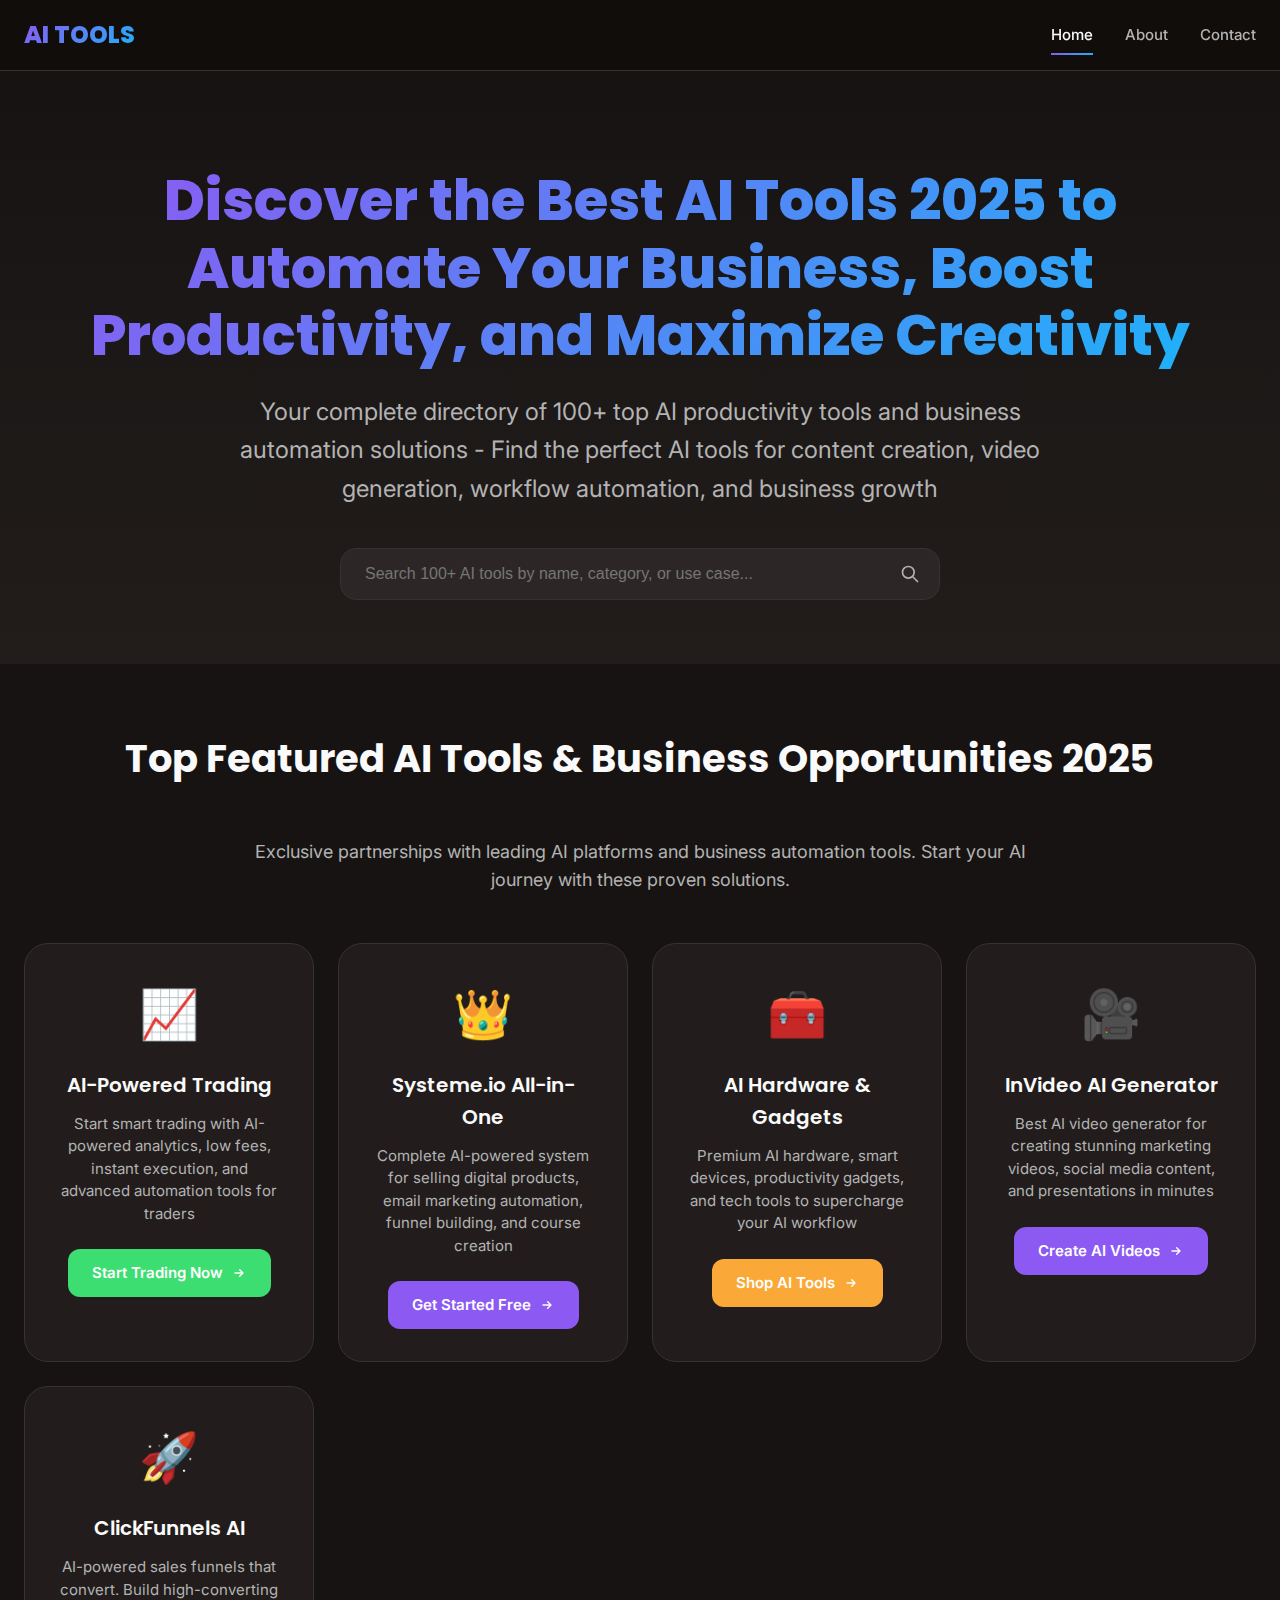
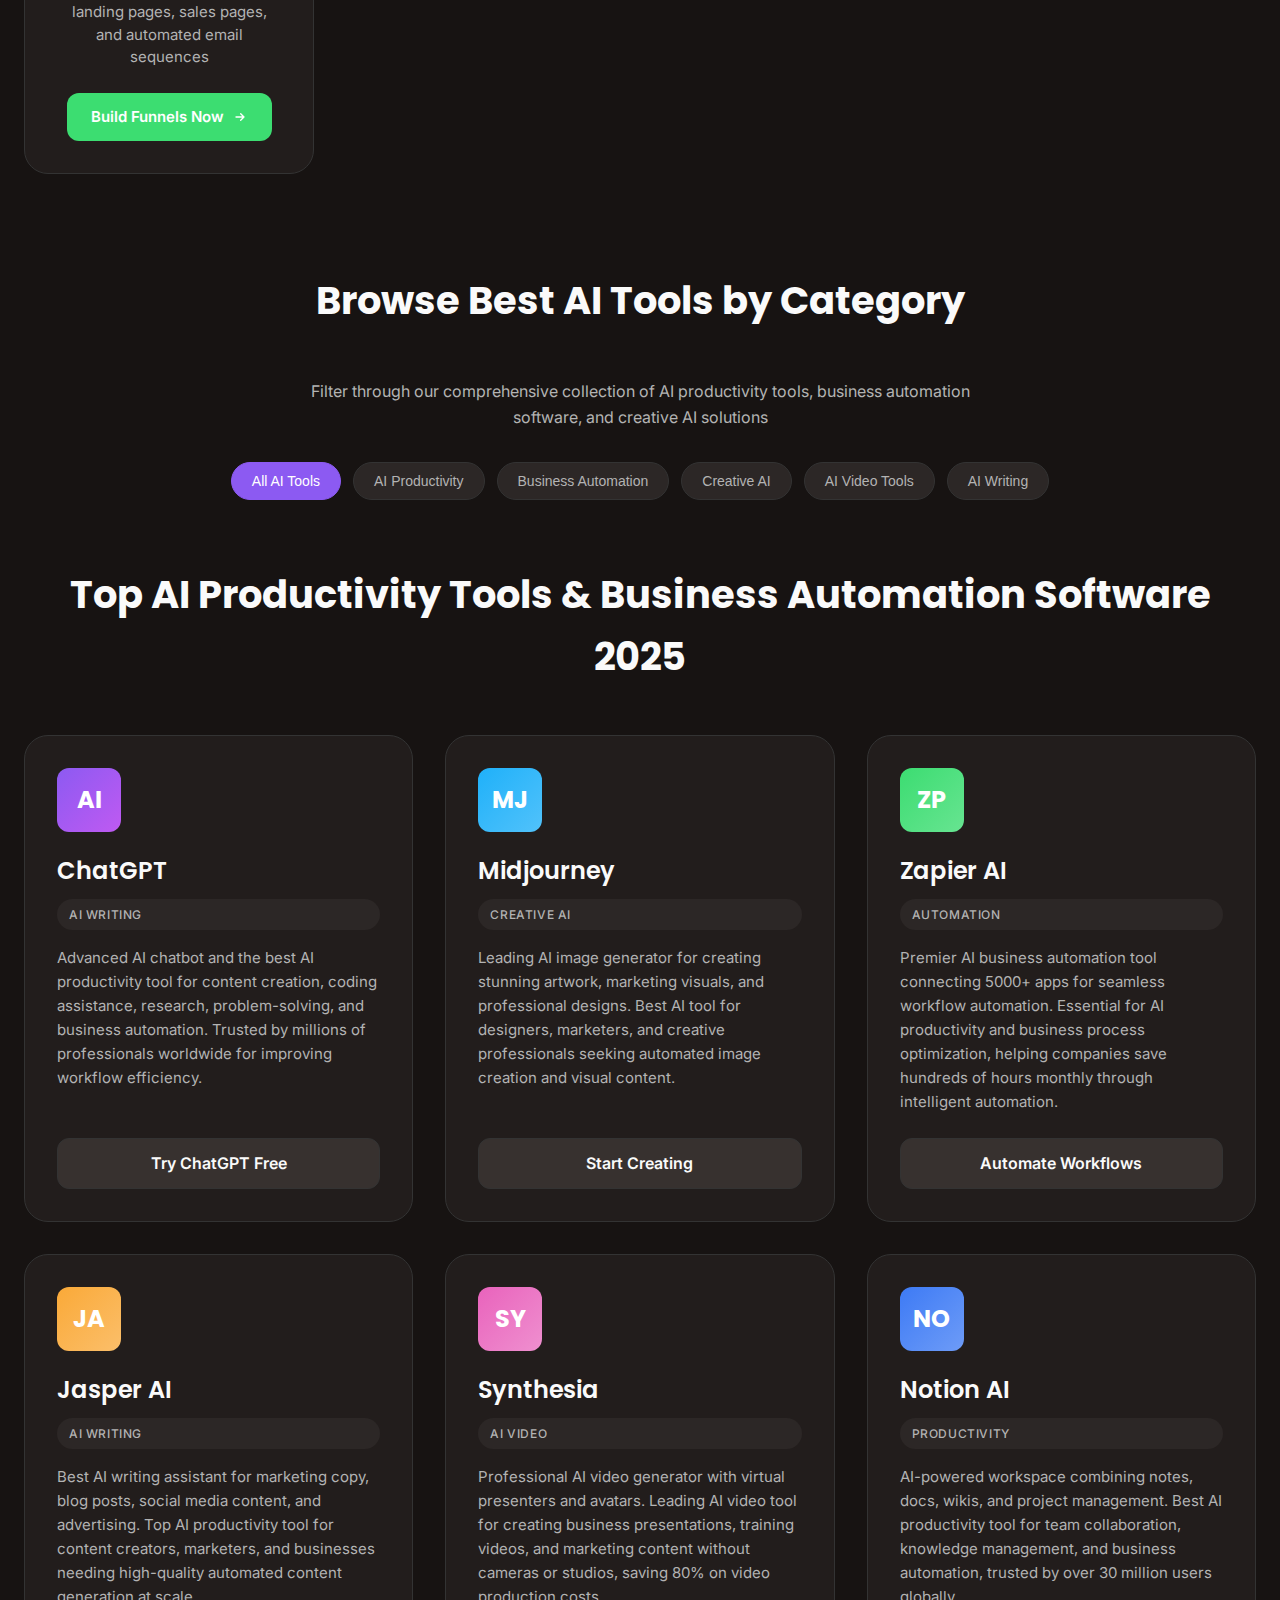
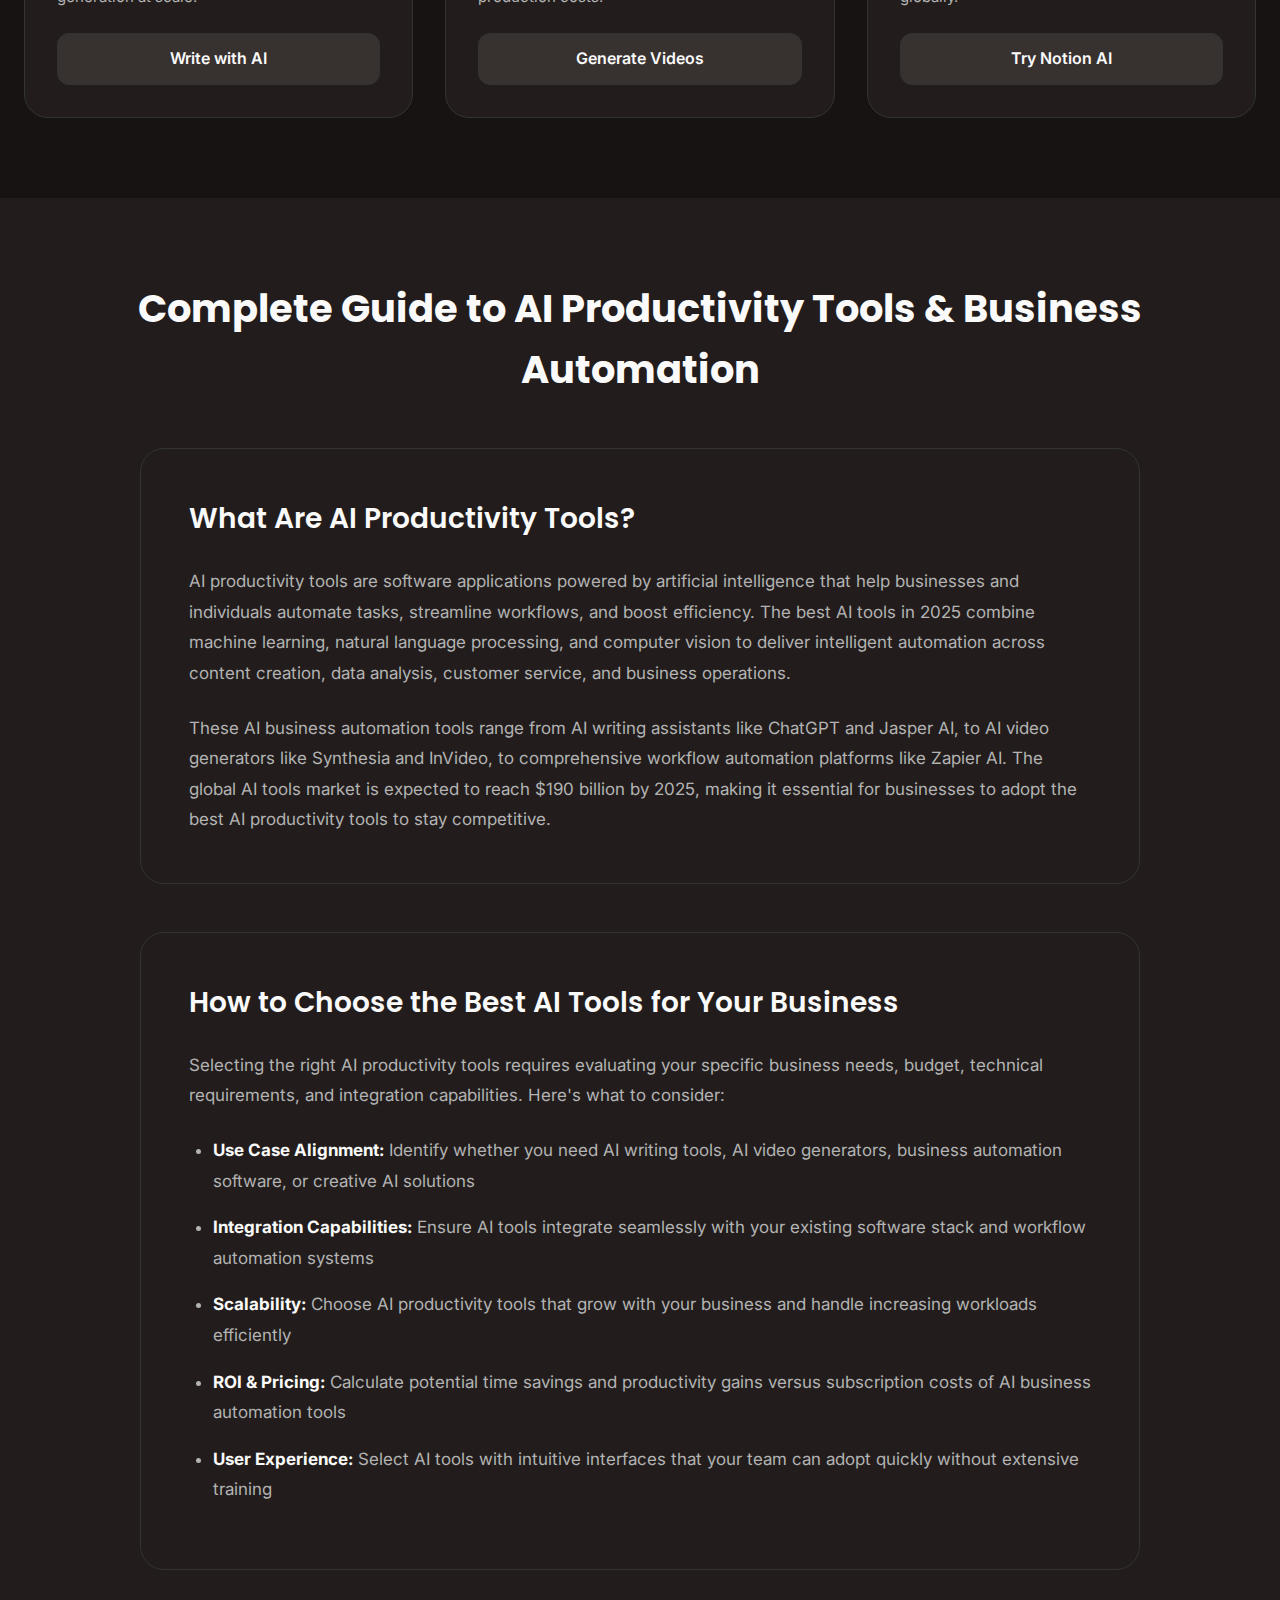
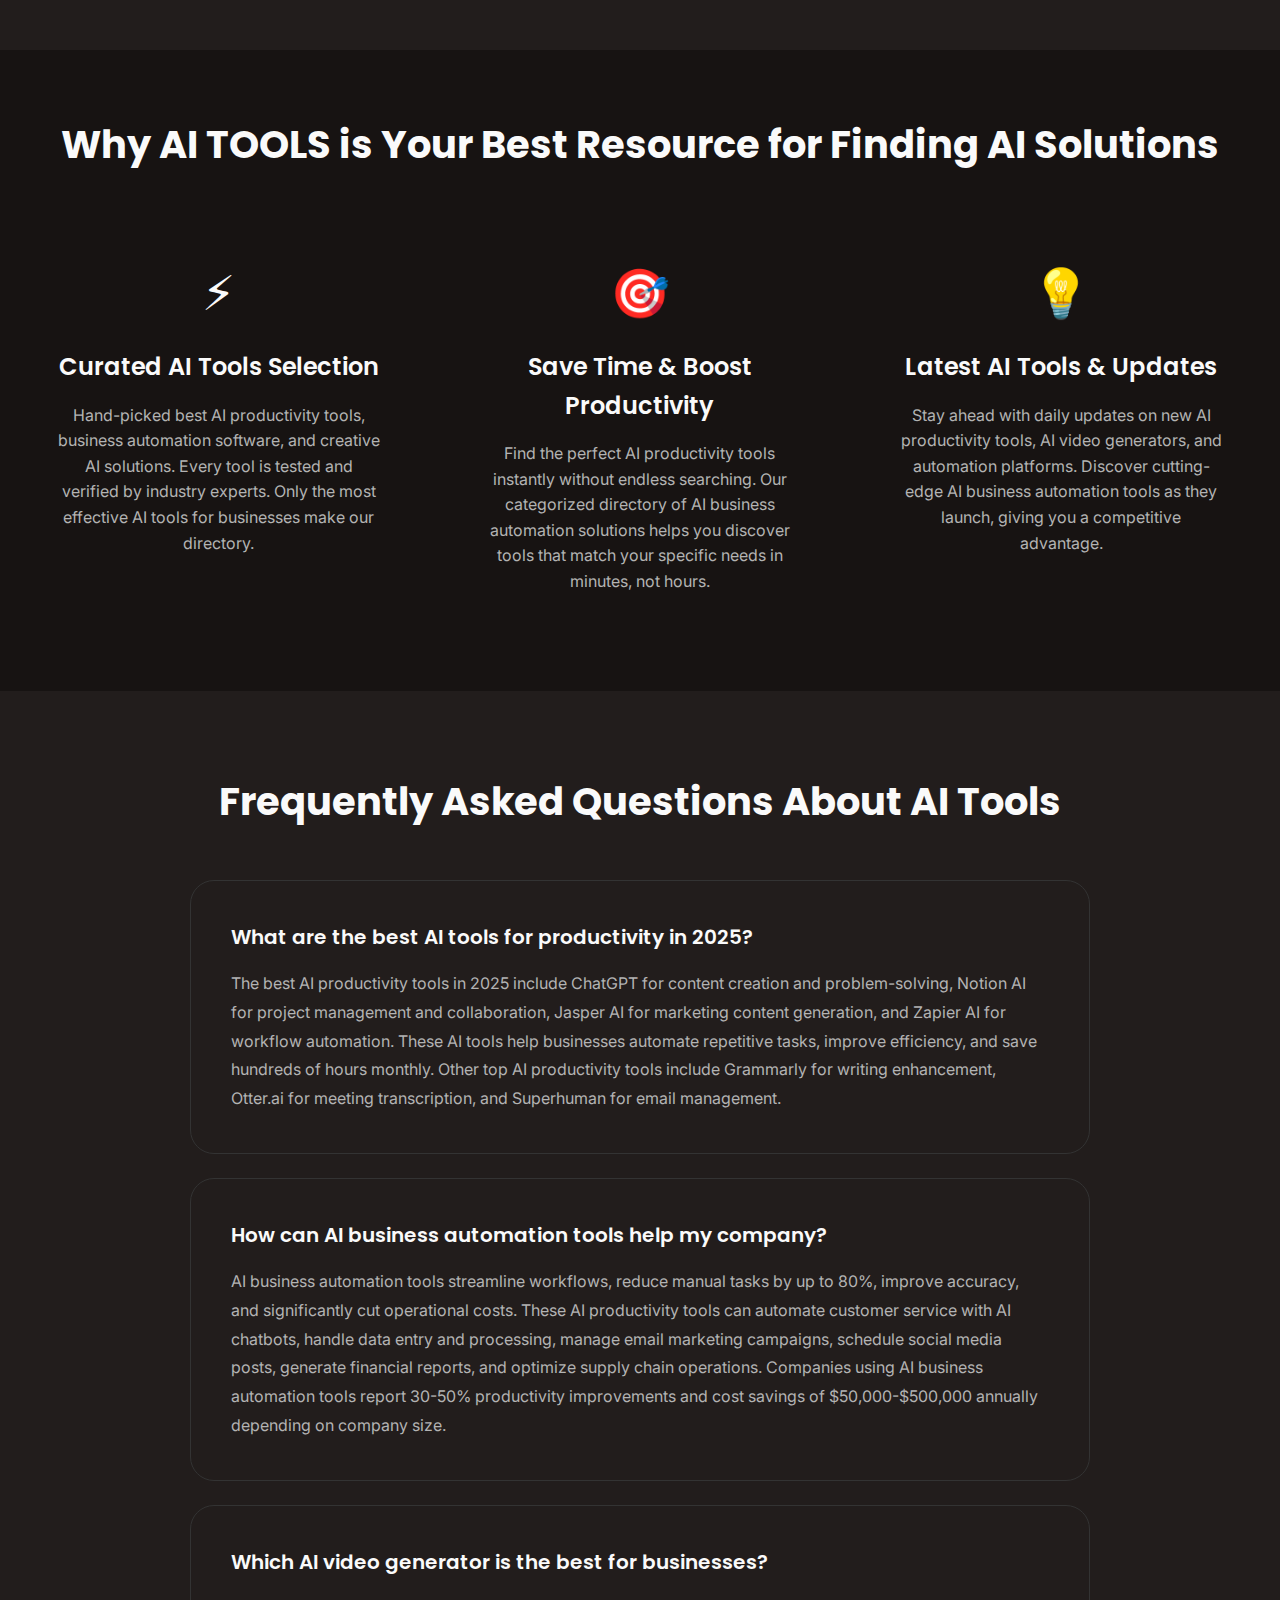
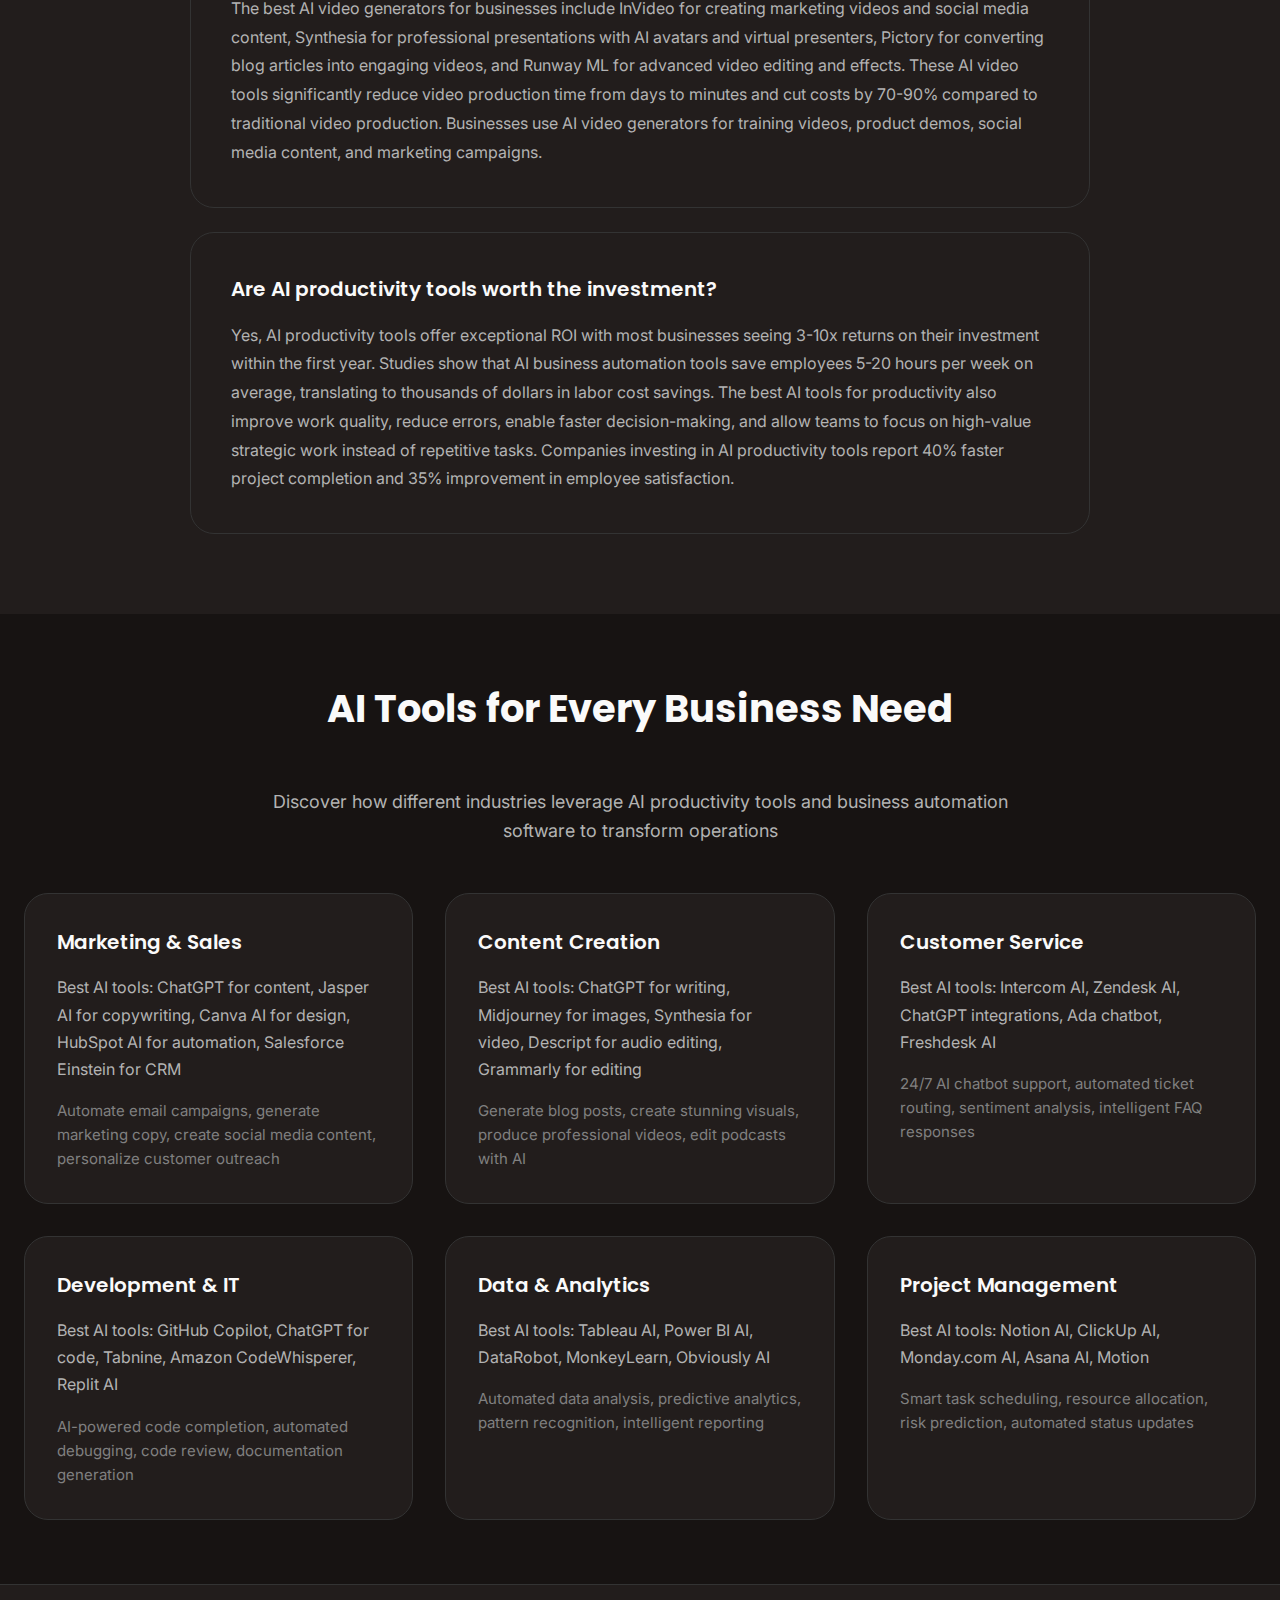
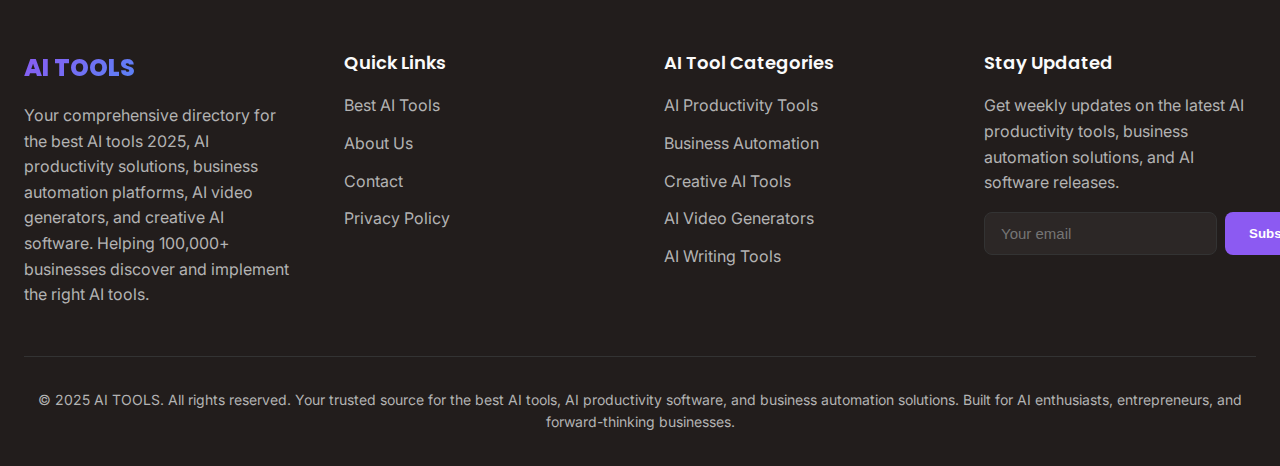
<file: ai-tools/ai tools/ai tools/index.html>
<!DOCTYPE html>
<html lang="en">
<head>
    <meta charset="UTF-8">
    <meta name="viewport" content="width=device-width, initial-scale=1.0">
    
    <!-- Primary SEO Meta Tags -->
    <title>Best AI Tools 2025 - Top 100+ AI Productivity Tools & Business Automation Solutions</title>
    <meta name="description" content="Discover the best AI tools for 2025. Comprehensive directory of 100+ AI productivity tools, AI business automation software, AI video generators, and creative AI solutions. Compare features, pricing, and reviews of top artificial intelligence tools for entrepreneurs, marketers, and businesses.">
    <meta name="keywords" content="best AI tools, AI productivity tools, AI business automation, AI tools 2025, artificial intelligence tools, AI video generator, business automation tools, AI for entrepreneurs, AI writing tools, AI image generator, AI chatbot, productivity software, automation software, AI marketing tools">
    <meta name="author" content="AI TOOLS">
    <meta name="robots" content="index, follow, max-snippet:-1, max-image-preview:large, max-video-preview:-1">
    <link rel="canonical" href="https://yourdomain.com/">
    
    <!-- Open Graph / Facebook -->
    <meta property="og:type" content="website">
    <meta property="og:url" content="https://yourdomain.com/">
    <meta property="og:title" content="Best AI Tools 2025 - Top AI Productivity & Business Automation">
    <meta property="og:description" content="Discover 100+ best AI tools for productivity, automation, and creativity. Comprehensive reviews and comparisons of top AI software for businesses and entrepreneurs.">
    <meta property="og:image" content="https://yourdomain.com/assets/og-image.jpg">
    
    <!-- Twitter -->
    <meta name="twitter:card" content="summary_large_image">
    <meta name="twitter:url" content="https://yourdomain.com/">
    <meta name="twitter:title" content="Best AI Tools 2025 - AI Productivity & Business Automation">
    <meta name="twitter:description" content="Comprehensive directory of the best AI tools for productivity, automation, and business growth.">
    <meta name="twitter:image" content="https://yourdomain.com/assets/og-image.jpg">
    
    <!-- Favicon -->
    <link rel="icon" type="image/svg+xml" href="favicon.svg">
    
    <!-- Fonts -->
    <link rel="preconnect" href="https://fonts.googleapis.com">
    <link rel="preconnect" href="https://fonts.gstatic.com" crossorigin>
    <link href="https://fonts.googleapis.com/css2?family=Inter:wght@400;500;600;700&family=Poppins:wght@600;700;800&display=swap" rel="stylesheet">
    
    <!-- Styles -->
    <link rel="stylesheet" href="styles.css">
    
    <!-- Schema.org JSON-LD for Organization -->
    <script type="application/ld+json">
    {
        "@context": "https://schema.org",
        "@type": "WebSite",
        "name": "AI TOOLS - Best AI Tools Directory",
        "alternateName": ["Best AI Tools", "AI Productivity Tools", "AI Business Automation"],
        "url": "https://yourdomain.com/",
        "description": "Comprehensive directory of the best AI tools for business automation, productivity, and creativity in 2025",
        "potentialAction": {
            "@type": "SearchAction",
            "target": "https://yourdomain.com/?s={search_term_string}",
            "query-input": "required name=search_term_string"
        }
    }
    </script>
    <script type="application/ld+json">
    {
        "@context": "https://schema.org",
        "@type": "Organization",
        "name": "AI TOOLS",
        "url": "https://yourdomain.com/",
        "logo": "https://yourdomain.com/favicon.svg",
        "description": "Leading directory for AI productivity tools and business automation solutions",
        "sameAs": []
    }
    </script>
    <!-- FAQ Schema -->
    <script type="application/ld+json">
    {
        "@context": "https://schema.org",
        "@type": "FAQPage",
        "mainEntity": [
            {
                "@type": "Question",
                "name": "What are the best AI tools for productivity in 2025?",
                "acceptedAnswer": {
                    "@type": "Answer",
                    "text": "The best AI productivity tools in 2025 include ChatGPT for content creation and problem-solving, Notion AI for project management, Jasper AI for marketing content, and Zapier AI for workflow automation. These tools help businesses automate repetitive tasks and boost efficiency."
                }
            },
            {
                "@type": "Question",
                "name": "How can AI business automation tools help my company?",
                "acceptedAnswer": {
                    "@type": "Answer",
                    "text": "AI business automation tools streamline workflows, reduce manual tasks, improve accuracy, and save time. They can automate customer service, data entry, email marketing, social media management, and financial reporting, allowing your team to focus on strategic initiatives."
                }
            },
            {
                "@type": "Question",
                "name": "Which AI video generator is the best for businesses?",
                "acceptedAnswer": {
                    "@type": "Answer",
                    "text": "The best AI video generators for businesses include InVideo for marketing videos, Synthesia for professional presentations with AI avatars, and Pictory for converting blog content into engaging videos. These tools significantly reduce video production time and costs."
                }
            }
        ]
    }
    </script>
</head>
<body class="dark">
    <!-- Navigation -->
    <nav class="navbar">
        <div class="container nav-container">
            <a href="index.html" class="logo">
                <span class="gradient-text">AI TOOLS</span>
            </a>
            <div class="nav-links">
                <a href="index.html" class="nav-link active">Home</a>
                <a href="about.html" class="nav-link">About</a>
                <a href="contact.html" class="nav-link">Contact</a>
            </div>
            <button class="mobile-menu-toggle" aria-label="Toggle menu">
                <span></span>
                <span></span>
                <span></span>
            </button>
        </div>
    </nav>

    <!-- Mobile Menu -->
    <div class="mobile-menu">
        <a href="index.html" class="mobile-nav-link">Home</a>
        <a href="about.html" class="mobile-nav-link">About</a>
        <a href="contact.html" class="mobile-nav-link">Contact</a>
    </div>

    <!-- Hero Section -->
    <section class="hero">
        <div class="container">
            <h1 class="hero-title gradient-text">Discover the Best AI Tools 2025 to Automate Your Business, Boost Productivity, and Maximize Creativity</h1>
            <p class="hero-subtitle">Your complete directory of 100+ top AI productivity tools and business automation solutions - Find the perfect AI tools for content creation, video generation, workflow automation, and business growth</p>
            
            <div class="search-container">
                <input type="search" class="search-input" placeholder="Search 100+ AI tools by name, category, or use case..." aria-label="Search AI tools">
                <svg class="search-icon" width="20" height="20" fill="none" stroke="currentColor" viewBox="0 0 24 24">
                    <path stroke-linecap="round" stroke-linejoin="round" stroke-width="2" d="M21 21l-6-6m2-5a7 7 0 11-14 0 7 7 0 0114 0z"></path>
                </svg>
            </div>
        </div>
    </section>

    <!-- Promotional Cards Section -->
    <section class="promo-section">
        <div class="container">
            <h2 class="section-title">Top Featured AI Tools & Business Opportunities 2025</h2>
            <p style="text-align: center; color: var(--text-secondary); font-size: 1.125rem; max-width: 800px; margin: 0 auto 3rem;">Exclusive partnerships with leading AI platforms and business automation tools. Start your AI journey with these proven solutions.</p>
            <div class="promo-grid">
                <!-- Card 1: Exness Trading -->
                <article class="promo-card">
                    <div class="promo-icon">📈</div>
                    <h3 class="promo-title">AI-Powered Trading</h3>
                    <p class="promo-description">Start smart trading with AI-powered analytics, low fees, instant execution, and advanced automation tools for traders</p>
                    <a href="https://one.exnesstrack.org/a/c_m0hssib4xv" target="_blank" rel="noopener noreferrer" class="promo-btn promo-btn-success" data-testid="link-exness">
                        Start Trading Now
                        <svg width="16" height="16" fill="none" stroke="currentColor" viewBox="0 0 24 24">
                            <path stroke-linecap="round" stroke-linejoin="round" stroke-width="2" d="M13 7l5 5m0 0l-5 5m5-5H6"></path>
                        </svg>
                    </a>
                </article>

                <!-- Card 2: Systeme.io -->
                <article class="promo-card">
                    <div class="promo-icon">👑</div>
                    <h3 class="promo-title">Systeme.io All-in-One</h3>
                    <p class="promo-description">Complete AI-powered system for selling digital products, email marketing automation, funnel building, and course creation</p>
                    <a href="https://systeme.io/?sa=sa0197089128c8804219c7954377afdb1278b4602d" target="_blank" rel="noopener noreferrer" class="promo-btn promo-btn-primary" data-testid="link-systeme">
                        Get Started Free
                        <svg width="16" height="16" fill="none" stroke="currentColor" viewBox="0 0 24 24">
                            <path stroke-linecap="round" stroke-linejoin="round" stroke-width="2" d="M13 7l5 5m0 0l-5 5m5-5H6"></path>
                        </svg>
                    </a>
                </article>

                <!-- Card 3: Amazon Tools -->
                <article class="promo-card">
                    <div class="promo-icon">🧰</div>
                    <h3 class="promo-title">AI Hardware & Gadgets</h3>
                    <p class="promo-description">Premium AI hardware, smart devices, productivity gadgets, and tech tools to supercharge your AI workflow</p>
                    <a href="https://amzn.to/46hGvv3" target="_blank" rel="noopener noreferrer" class="promo-btn promo-btn-warning" data-testid="link-amazon">
                        Shop AI Tools
                        <svg width="16" height="16" fill="none" stroke="currentColor" viewBox="0 0 24 24">
                            <path stroke-linecap="round" stroke-linejoin="round" stroke-width="2" d="M13 7l5 5m0 0l-5 5m5-5H6"></path>
                        </svg>
                    </a>
                </article>

                <!-- Card 4: InVideo -->
                <article class="promo-card">
                    <div class="promo-icon">🎥</div>
                    <h3 class="promo-title">InVideo AI Generator</h3>
                    <p class="promo-description">Best AI video generator for creating stunning marketing videos, social media content, and presentations in minutes</p>
                    <a href="https://invideo.sjv.io/xLDV53" target="_blank" rel="noopener noreferrer" class="promo-btn promo-btn-primary" data-testid="link-invideo">
                        Create AI Videos
                        <svg width="16" height="16" fill="none" stroke="currentColor" viewBox="0 0 24 24">
                            <path stroke-linecap="round" stroke-linejoin="round" stroke-width="2" d="M13 7l5 5m0 0l-5 5m5-5H6"></path>
                        </svg>
                    </a>
                </article>

                <!-- Card 5: ClickFunnels -->
                <article class="promo-card">
                    <div class="promo-icon">🚀</div>
                    <h3 class="promo-title">ClickFunnels AI</h3>
                    <p class="promo-description">AI-powered sales funnels that convert. Build high-converting landing pages, sales pages, and automated email sequences</p>
                    <a href="https://www.clickfunnels.com/signup-flow?aff=5da28d74b7e6ee8e5afc46607da4b2b9315e162bab5454de8c0eabb6a26f3fb1" target="_blank" rel="noopener noreferrer" class="promo-btn promo-btn-success" data-testid="link-clickfunnels">
                        Build Funnels Now
                        <svg width="16" height="16" fill="none" stroke="currentColor" viewBox="0 0 24 24">
                            <path stroke-linecap="round" stroke-linejoin="round" stroke-width="2" d="M13 7l5 5m0 0l-5 5m5-5H6"></path>
                        </svg>
                    </a>
                </article>
            </div>
        </div>
    </section>

    <!-- AI Tools Categories -->
    <section class="categories-section">
        <div class="container">
            <h2 class="section-title">Browse Best AI Tools by Category</h2>
            <p style="text-align: center; color: var(--text-secondary); font-size: 1rem; max-width: 700px; margin: 0 auto 2rem;">Filter through our comprehensive collection of AI productivity tools, business automation software, and creative AI solutions</p>
            <div class="category-filter">
                <button class="category-chip active" data-category="all">All AI Tools</button>
                <button class="category-chip" data-category="productivity">AI Productivity</button>
                <button class="category-chip" data-category="automation">Business Automation</button>
                <button class="category-chip" data-category="creativity">Creative AI</button>
                <button class="category-chip" data-category="video">AI Video Tools</button>
                <button class="category-chip" data-category="writing">AI Writing</button>
            </div>
        </div>
    </section>

    <!-- AI Tools Directory -->
    <section class="tools-section">
        <div class="container">
            <h2 class="section-title">Top AI Productivity Tools & Business Automation Software 2025</h2>
            <div class="tools-grid">
                <!-- Tool Card 1 -->
                <article class="tool-card" data-category="productivity writing">
                    <div class="tool-logo">
                        <div class="logo-placeholder logo-purple">AI</div>
                    </div>
                    <h3 class="tool-name">ChatGPT</h3>
                    <span class="tool-badge">AI Writing</span>
                    <p class="tool-description">Advanced AI chatbot and the best AI productivity tool for content creation, coding assistance, research, problem-solving, and business automation. Trusted by millions of professionals worldwide for improving workflow efficiency.</p>
                    <a href="https://chat.openai.com" target="_blank" rel="noopener noreferrer" class="tool-btn" data-testid="link-chatgpt">
                        Try ChatGPT Free
                    </a>
                </article>

                <!-- Tool Card 2 -->
                <article class="tool-card" data-category="creativity video">
                    <div class="tool-logo">
                        <div class="logo-placeholder logo-cyan">MJ</div>
                    </div>
                    <h3 class="tool-name">Midjourney</h3>
                    <span class="tool-badge">Creative AI</span>
                    <p class="tool-description">Leading AI image generator for creating stunning artwork, marketing visuals, and professional designs. Best AI tool for designers, marketers, and creative professionals seeking automated image creation and visual content.</p>
                    <a href="https://www.midjourney.com" target="_blank" rel="noopener noreferrer" class="tool-btn" data-testid="link-midjourney">
                        Start Creating
                    </a>
                </article>

                <!-- Tool Card 3 -->
                <article class="tool-card" data-category="automation productivity">
                    <div class="tool-logo">
                        <div class="logo-placeholder logo-green">ZP</div>
                    </div>
                    <h3 class="tool-name">Zapier AI</h3>
                    <span class="tool-badge">Automation</span>
                    <p class="tool-description">Premier AI business automation tool connecting 5000+ apps for seamless workflow automation. Essential for AI productivity and business process optimization, helping companies save hundreds of hours monthly through intelligent automation.</p>
                    <a href="https://zapier.com" target="_blank" rel="noopener noreferrer" class="tool-btn" data-testid="link-zapier">
                        Automate Workflows
                    </a>
                </article>

                <!-- Tool Card 4 -->
                <article class="tool-card" data-category="writing productivity">
                    <div class="tool-logo">
                        <div class="logo-placeholder logo-orange">JA</div>
                    </div>
                    <h3 class="tool-name">Jasper AI</h3>
                    <span class="tool-badge">AI Writing</span>
                    <p class="tool-description">Best AI writing assistant for marketing copy, blog posts, social media content, and advertising. Top AI productivity tool for content creators, marketers, and businesses needing high-quality automated content generation at scale.</p>
                    <a href="https://www.jasper.ai" target="_blank" rel="noopener noreferrer" class="tool-btn" data-testid="link-jasper">
                        Write with AI
                    </a>
                </article>

                <!-- Tool Card 5 -->
                <article class="tool-card" data-category="video creativity">
                    <div class="tool-logo">
                        <div class="logo-placeholder logo-pink">SY</div>
                    </div>
                    <h3 class="tool-name">Synthesia</h3>
                    <span class="tool-badge">AI Video</span>
                    <p class="tool-description">Professional AI video generator with virtual presenters and avatars. Leading AI video tool for creating business presentations, training videos, and marketing content without cameras or studios, saving 80% on video production costs.</p>
                    <a href="https://www.synthesia.io" target="_blank" rel="noopener noreferrer" class="tool-btn" data-testid="link-synthesia">
                        Generate Videos
                    </a>
                </article>

                <!-- Tool Card 6 -->
                <article class="tool-card" data-category="automation productivity">
                    <div class="tool-logo">
                        <div class="logo-placeholder logo-blue">NO</div>
                    </div>
                    <h3 class="tool-name">Notion AI</h3>
                    <span class="tool-badge">Productivity</span>
                    <p class="tool-description">AI-powered workspace combining notes, docs, wikis, and project management. Best AI productivity tool for team collaboration, knowledge management, and business automation, trusted by over 30 million users globally.</p>
                    <a href="https://www.notion.so" target="_blank" rel="noopener noreferrer" class="tool-btn" data-testid="link-notion">
                        Try Notion AI
                    </a>
                </article>
            </div>
        </div>
    </section>

    <!-- Comprehensive Guide Section -->
    <section class="benefits-section">
        <div class="container">
            <h2 class="section-title">Complete Guide to AI Productivity Tools & Business Automation</h2>
            <div style="max-width: 1000px; margin: 0 auto;">
                <div style="background-color: var(--bg-secondary); padding: 3rem; border-radius: var(--radius-2xl); border: 1px solid var(--border-default); margin-bottom: 3rem;">
                    <h3 style="font-family: var(--font-display); font-size: 1.75rem; font-weight: 600; margin-bottom: 1.5rem;">What Are AI Productivity Tools?</h3>
                    <p style="color: var(--text-secondary); font-size: 1.0625rem; line-height: 1.8; margin-bottom: 1.5rem;">
                        AI productivity tools are software applications powered by artificial intelligence that help businesses and individuals automate tasks, streamline workflows, and boost efficiency. The best AI tools in 2025 combine machine learning, natural language processing, and computer vision to deliver intelligent automation across content creation, data analysis, customer service, and business operations.
                    </p>
                    <p style="color: var(--text-secondary); font-size: 1.0625rem; line-height: 1.8;">
                        These AI business automation tools range from AI writing assistants like ChatGPT and Jasper AI, to AI video generators like Synthesia and InVideo, to comprehensive workflow automation platforms like Zapier AI. The global AI tools market is expected to reach $190 billion by 2025, making it essential for businesses to adopt the best AI productivity tools to stay competitive.
                    </p>
                </div>

                <div style="background-color: var(--bg-secondary); padding: 3rem; border-radius: var(--radius-2xl); border: 1px solid var(--border-default);">
                    <h3 style="font-family: var(--font-display); font-size: 1.75rem; font-weight: 600; margin-bottom: 1.5rem;">How to Choose the Best AI Tools for Your Business</h3>
                    <p style="color: var(--text-secondary); font-size: 1.0625rem; line-height: 1.8; margin-bottom: 1.5rem;">
                        Selecting the right AI productivity tools requires evaluating your specific business needs, budget, technical requirements, and integration capabilities. Here's what to consider:
                    </p>
                    <ul style="color: var(--text-secondary); font-size: 1.0625rem; line-height: 1.8; padding-left: 1.5rem;">
                        <li style="margin-bottom: 1rem;"><strong style="color: var(--text-primary);">Use Case Alignment:</strong> Identify whether you need AI writing tools, AI video generators, business automation software, or creative AI solutions</li>
                        <li style="margin-bottom: 1rem;"><strong style="color: var(--text-primary);">Integration Capabilities:</strong> Ensure AI tools integrate seamlessly with your existing software stack and workflow automation systems</li>
                        <li style="margin-bottom: 1rem;"><strong style="color: var(--text-primary);">Scalability:</strong> Choose AI productivity tools that grow with your business and handle increasing workloads efficiently</li>
                        <li style="margin-bottom: 1rem;"><strong style="color: var(--text-primary);">ROI & Pricing:</strong> Calculate potential time savings and productivity gains versus subscription costs of AI business automation tools</li>
                        <li style="margin-bottom: 1rem;"><strong style="color: var(--text-primary);">User Experience:</strong> Select AI tools with intuitive interfaces that your team can adopt quickly without extensive training</li>
                    </ul>
                </div>
            </div>
        </div>
    </section>

    <!-- Benefits Grid -->
    <section class="promo-section">
        <div class="container">
            <h2 class="section-title">Why AI TOOLS is Your Best Resource for Finding AI Solutions</h2>
            <div class="benefits-grid">
                <div class="benefit-card">
                    <div class="benefit-icon">⚡</div>
                    <h3 class="benefit-title">Curated AI Tools Selection</h3>
                    <p class="benefit-description">Hand-picked best AI productivity tools, business automation software, and creative AI solutions. Every tool is tested and verified by industry experts. Only the most effective AI tools for businesses make our directory.</p>
                </div>
                <div class="benefit-card">
                    <div class="benefit-icon">🎯</div>
                    <h3 class="benefit-title">Save Time & Boost Productivity</h3>
                    <p class="benefit-description">Find the perfect AI productivity tools instantly without endless searching. Our categorized directory of AI business automation solutions helps you discover tools that match your specific needs in minutes, not hours.</p>
                </div>
                <div class="benefit-card">
                    <div class="benefit-icon">💡</div>
                    <h3 class="benefit-title">Latest AI Tools & Updates</h3>
                    <p class="benefit-description">Stay ahead with daily updates on new AI productivity tools, AI video generators, and automation platforms. Discover cutting-edge AI business automation tools as they launch, giving you a competitive advantage.</p>
                </div>
            </div>
        </div>
    </section>

    <!-- FAQ Section for Featured Snippets -->
    <section class="benefits-section">
        <div class="container">
            <h2 class="section-title">Frequently Asked Questions About AI Tools</h2>
            <div style="max-width: 900px; margin: 0 auto;">
                <div style="background-color: var(--bg-secondary); padding: 2.5rem; border-radius: var(--radius-2xl); border: 1px solid var(--border-default); margin-bottom: 1.5rem;">
                    <h3 style="font-family: var(--font-display); font-size: 1.25rem; font-weight: 600; margin-bottom: 1rem;">What are the best AI tools for productivity in 2025?</h3>
                    <p style="color: var(--text-secondary); line-height: 1.8;">
                        The best AI productivity tools in 2025 include ChatGPT for content creation and problem-solving, Notion AI for project management and collaboration, Jasper AI for marketing content generation, and Zapier AI for workflow automation. These AI tools help businesses automate repetitive tasks, improve efficiency, and save hundreds of hours monthly. Other top AI productivity tools include Grammarly for writing enhancement, Otter.ai for meeting transcription, and Superhuman for email management.
                    </p>
                </div>

                <div style="background-color: var(--bg-secondary); padding: 2.5rem; border-radius: var(--radius-2xl); border: 1px solid var(--border-default); margin-bottom: 1.5rem;">
                    <h3 style="font-family: var(--font-display); font-size: 1.25rem; font-weight: 600; margin-bottom: 1rem;">How can AI business automation tools help my company?</h3>
                    <p style="color: var(--text-secondary); line-height: 1.8;">
                        AI business automation tools streamline workflows, reduce manual tasks by up to 80%, improve accuracy, and significantly cut operational costs. These AI productivity tools can automate customer service with AI chatbots, handle data entry and processing, manage email marketing campaigns, schedule social media posts, generate financial reports, and optimize supply chain operations. Companies using AI business automation tools report 30-50% productivity improvements and cost savings of $50,000-$500,000 annually depending on company size.
                    </p>
                </div>

                <div style="background-color: var(--bg-secondary); padding: 2.5rem; border-radius: var(--radius-2xl); border: 1px solid var(--border-default); margin-bottom: 1.5rem;">
                    <h3 style="font-family: var(--font-display); font-size: 1.25rem; font-weight: 600; margin-bottom: 1rem;">Which AI video generator is the best for businesses?</h3>
                    <p style="color: var(--text-secondary); line-height: 1.8;">
                        The best AI video generators for businesses include InVideo for creating marketing videos and social media content, Synthesia for professional presentations with AI avatars and virtual presenters, Pictory for converting blog articles into engaging videos, and Runway ML for advanced video editing and effects. These AI video tools significantly reduce video production time from days to minutes and cut costs by 70-90% compared to traditional video production. Businesses use AI video generators for training videos, product demos, social media content, and marketing campaigns.
                    </p>
                </div>

                <div style="background-color: var(--bg-secondary); padding: 2.5rem; border-radius: var(--radius-2xl); border: 1px solid var(--border-default);">
                    <h3 style="font-family: var(--font-display); font-size: 1.25rem; font-weight: 600; margin-bottom: 1rem;">Are AI productivity tools worth the investment?</h3>
                    <p style="color: var(--text-secondary); line-height: 1.8;">
                        Yes, AI productivity tools offer exceptional ROI with most businesses seeing 3-10x returns on their investment within the first year. Studies show that AI business automation tools save employees 5-20 hours per week on average, translating to thousands of dollars in labor cost savings. The best AI tools for productivity also improve work quality, reduce errors, enable faster decision-making, and allow teams to focus on high-value strategic work instead of repetitive tasks. Companies investing in AI productivity tools report 40% faster project completion and 35% improvement in employee satisfaction.
                    </p>
                </div>
            </div>
        </div>
    </section>

    <!-- Use Cases Section -->
    <section class="promo-section">
        <div class="container">
            <h2 class="section-title">AI Tools for Every Business Need</h2>
            <p style="text-align: center; color: var(--text-secondary); font-size: 1.125rem; max-width: 800px; margin: 0 auto 3rem;">Discover how different industries leverage AI productivity tools and business automation software to transform operations</p>
            <div class="tools-grid">
                <div style="background-color: var(--bg-secondary); border: 1px solid var(--border-default); border-radius: var(--radius-2xl); padding: 2rem;">
                    <h3 style="font-family: var(--font-display); font-size: 1.25rem; font-weight: 600; margin-bottom: 1rem;">Marketing & Sales</h3>
                    <p style="color: var(--text-secondary); line-height: 1.7; margin-bottom: 1rem;">
                        Best AI tools: ChatGPT for content, Jasper AI for copywriting, Canva AI for design, HubSpot AI for automation, Salesforce Einstein for CRM
                    </p>
                    <p style="color: var(--text-tertiary); font-size: 0.9375rem;">
                        Automate email campaigns, generate marketing copy, create social media content, personalize customer outreach
                    </p>
                </div>

                <div style="background-color: var(--bg-secondary); border: 1px solid var(--border-default); border-radius: var(--radius-2xl); padding: 2rem;">
                    <h3 style="font-family: var(--font-display); font-size: 1.25rem; font-weight: 600; margin-bottom: 1rem;">Content Creation</h3>
                    <p style="color: var(--text-secondary); line-height: 1.7; margin-bottom: 1rem;">
                        Best AI tools: ChatGPT for writing, Midjourney for images, Synthesia for video, Descript for audio editing, Grammarly for editing
                    </p>
                    <p style="color: var(--text-tertiary); font-size: 0.9375rem;">
                        Generate blog posts, create stunning visuals, produce professional videos, edit podcasts with AI
                    </p>
                </div>

                <div style="background-color: var(--bg-secondary); border: 1px solid var(--border-default); border-radius: var(--radius-2xl); padding: 2rem;">
                    <h3 style="font-family: var(--font-display); font-size: 1.25rem; font-weight: 600; margin-bottom: 1rem;">Customer Service</h3>
                    <p style="color: var(--text-secondary); line-height: 1.7; margin-bottom: 1rem;">
                        Best AI tools: Intercom AI, Zendesk AI, ChatGPT integrations, Ada chatbot, Freshdesk AI
                    </p>
                    <p style="color: var(--text-tertiary); font-size: 0.9375rem;">
                        24/7 AI chatbot support, automated ticket routing, sentiment analysis, intelligent FAQ responses
                    </p>
                </div>

                <div style="background-color: var(--bg-secondary); border: 1px solid var(--border-default); border-radius: var(--radius-2xl); padding: 2rem;">
                    <h3 style="font-family: var(--font-display); font-size: 1.25rem; font-weight: 600; margin-bottom: 1rem;">Development & IT</h3>
                    <p style="color: var(--text-secondary); line-height: 1.7; margin-bottom: 1rem;">
                        Best AI tools: GitHub Copilot, ChatGPT for code, Tabnine, Amazon CodeWhisperer, Replit AI
                    </p>
                    <p style="color: var(--text-tertiary); font-size: 0.9375rem;">
                        AI-powered code completion, automated debugging, code review, documentation generation
                    </p>
                </div>

                <div style="background-color: var(--bg-secondary); border: 1px solid var(--border-default); border-radius: var(--radius-2xl); padding: 2rem;">
                    <h3 style="font-family: var(--font-display); font-size: 1.25rem; font-weight: 600; margin-bottom: 1rem;">Data & Analytics</h3>
                    <p style="color: var(--text-secondary); line-height: 1.7; margin-bottom: 1rem;">
                        Best AI tools: Tableau AI, Power BI AI, DataRobot, MonkeyLearn, Obviously AI
                    </p>
                    <p style="color: var(--text-tertiary); font-size: 0.9375rem;">
                        Automated data analysis, predictive analytics, pattern recognition, intelligent reporting
                    </p>
                </div>

                <div style="background-color: var(--bg-secondary); border: 1px solid var(--border-default); border-radius: var(--radius-2xl); padding: 2rem;">
                    <h3 style="font-family: var(--font-display); font-size: 1.25rem; font-weight: 600; margin-bottom: 1rem;">Project Management</h3>
                    <p style="color: var(--text-secondary); line-height: 1.7; margin-bottom: 1rem;">
                        Best AI tools: Notion AI, ClickUp AI, Monday.com AI, Asana AI, Motion
                    </p>
                    <p style="color: var(--text-tertiary); font-size: 0.9375rem;">
                        Smart task scheduling, resource allocation, risk prediction, automated status updates
                    </p>
                </div>
            </div>
        </div>
    </section>

    <!-- Footer -->
    <footer class="footer">
        <div class="container">
            <div class="footer-grid">
                <div class="footer-col">
                    <h3 class="footer-title gradient-text">AI TOOLS</h3>
                    <p class="footer-description">Your comprehensive directory for the best AI tools 2025, AI productivity solutions, business automation platforms, AI video generators, and creative AI software. Helping 100,000+ businesses discover and implement the right AI tools.</p>
                </div>
                <div class="footer-col">
                    <h4 class="footer-heading">Quick Links</h4>
                    <ul class="footer-links">
                        <li><a href="index.html">Best AI Tools</a></li>
                        <li><a href="about.html">About Us</a></li>
                        <li><a href="contact.html">Contact</a></li>
                        <li><a href="privacy.html">Privacy Policy</a></li>
                    </ul>
                </div>
                <div class="footer-col">
                    <h4 class="footer-heading">AI Tool Categories</h4>
                    <ul class="footer-links">
                        <li><a href="#productivity">AI Productivity Tools</a></li>
                        <li><a href="#automation">Business Automation</a></li>
                        <li><a href="#creativity">Creative AI Tools</a></li>
                        <li><a href="#video">AI Video Generators</a></li>
                        <li><a href="#writing">AI Writing Tools</a></li>
                    </ul>
                </div>
                <div class="footer-col">
                    <h4 class="footer-heading">Stay Updated</h4>
                    <p class="footer-text">Get weekly updates on the latest AI productivity tools, business automation solutions, and AI software releases.</p>
                    <form class="newsletter-form" id="newsletterForm">
                        <input type="email" placeholder="Your email" class="newsletter-input" required aria-label="Email for newsletter">
                        <button type="submit" class="newsletter-btn">Subscribe</button>
                    </form>
                </div>
            </div>
            <div class="footer-bottom">
                <p>&copy; 2025 AI TOOLS. All rights reserved. Your trusted source for the best AI tools, AI productivity software, and business automation solutions. Built for AI enthusiasts, entrepreneurs, and forward-thinking businesses.</p>
            </div>
        </div>
    </footer>

    <script src="script.js"></script>
</body>
</html>
</file>
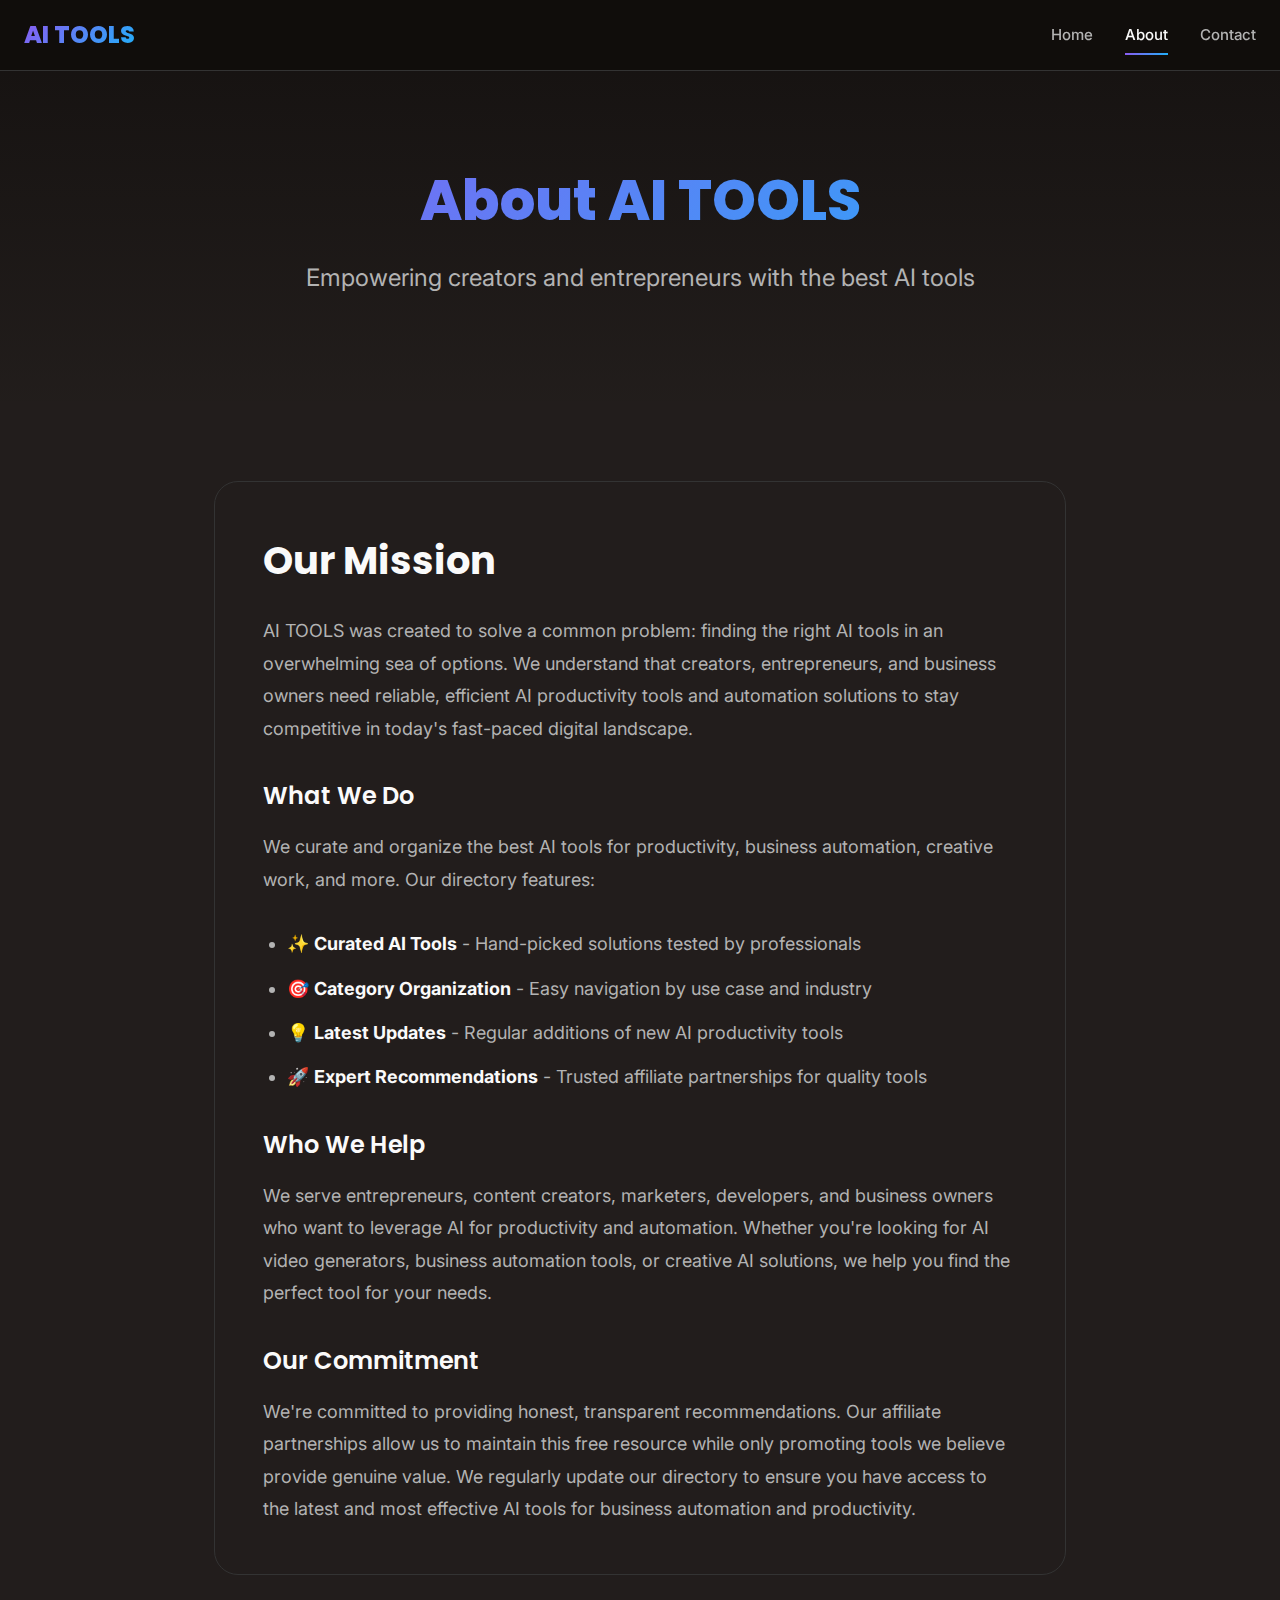
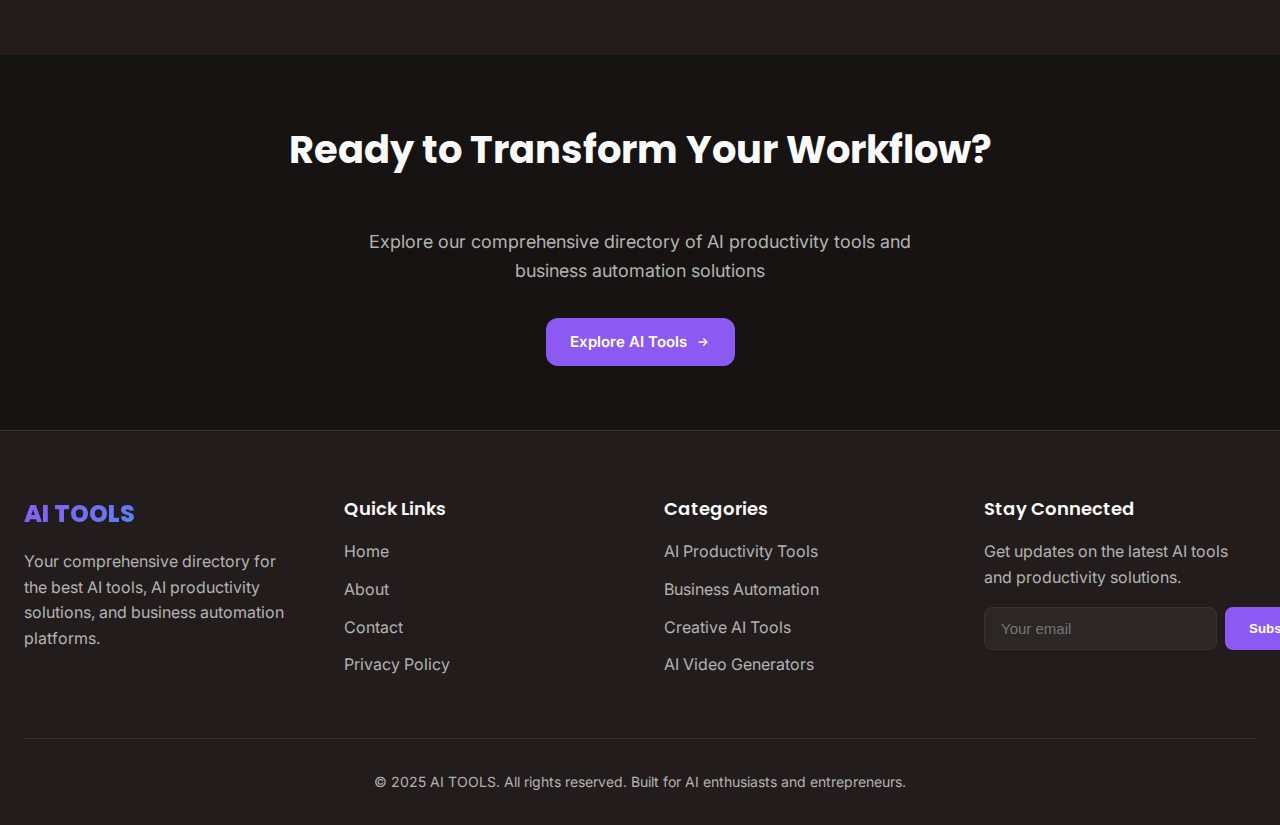
<file: ai-tools/ai tools/ai tools/about.html>
<!DOCTYPE html>
<html lang="en">
<head>
    <meta charset="UTF-8">
    <meta name="viewport" content="width=device-width, initial-scale=1.0">
    
    <title>About AI TOOLS - Your AI Productivity & Automation Directory</title>
    <meta name="description" content="Learn about AI TOOLS, the comprehensive directory helping creators and entrepreneurs discover the best AI tools for productivity, automation, and business growth.">
    <meta name="robots" content="index, follow">
    <link rel="canonical" href="https://yourdomain.com/about.html">
    
    <!-- Open Graph -->
    <meta property="og:title" content="About AI TOOLS - Your AI Productivity Directory">
    <meta property="og:description" content="Discover how AI TOOLS helps creators and entrepreneurs find the best AI productivity tools and automation solutions.">
    <meta property="og:url" content="https://yourdomain.com/about.html">
    
    <!-- Favicon -->
    <link rel="icon" type="image/svg+xml" href="favicon.svg">
    
    <!-- Fonts -->
    <link rel="preconnect" href="https://fonts.googleapis.com">
    <link rel="preconnect" href="https://fonts.gstatic.com" crossorigin>
    <link href="https://fonts.googleapis.com/css2?family=Inter:wght@400;500;600;700&family=Poppins:wght@600;700;800&display=swap" rel="stylesheet">
    
    <!-- Styles -->
    <link rel="stylesheet" href="styles.css">
</head>
<body class="dark">
    <!-- Navigation -->
    <nav class="navbar">
        <div class="container nav-container">
            <a href="index.html" class="logo">
                <span class="gradient-text">AI TOOLS</span>
            </a>
            <div class="nav-links">
                <a href="index.html" class="nav-link">Home</a>
                <a href="about.html" class="nav-link active">About</a>
                <a href="contact.html" class="nav-link">Contact</a>
            </div>
            <button class="mobile-menu-toggle" aria-label="Toggle menu">
                <span></span>
                <span></span>
                <span></span>
            </button>
        </div>
    </nav>

    <!-- Mobile Menu -->
    <div class="mobile-menu">
        <a href="index.html" class="mobile-nav-link">Home</a>
        <a href="about.html" class="mobile-nav-link">About</a>
        <a href="contact.html" class="mobile-nav-link">Contact</a>
    </div>

    <!-- About Hero -->
    <section class="hero">
        <div class="container">
            <h1 class="hero-title gradient-text">About AI TOOLS</h1>
            <p class="hero-subtitle">Empowering creators and entrepreneurs with the best AI tools</p>
        </div>
    </section>

    <!-- About Content -->
    <section class="benefits-section">
        <div class="container" style="max-width: 900px;">
            <div style="background-color: var(--bg-secondary); padding: 3rem; border-radius: var(--radius-2xl); border: 1px solid var(--border-default);">
                <h2 class="section-title" style="text-align: left; margin-bottom: 1.5rem;">Our Mission</h2>
                <p style="color: var(--text-secondary); font-size: 1.125rem; line-height: 1.8; margin-bottom: 2rem;">
                    AI TOOLS was created to solve a common problem: finding the right AI tools in an overwhelming sea of options. We understand that creators, entrepreneurs, and business owners need reliable, efficient AI productivity tools and automation solutions to stay competitive in today's fast-paced digital landscape.
                </p>
                
                <h3 style="font-family: var(--font-display); font-size: 1.5rem; font-weight: 600; margin-bottom: 1rem;">What We Do</h3>
                <p style="color: var(--text-secondary); font-size: 1.125rem; line-height: 1.8; margin-bottom: 2rem;">
                    We curate and organize the best AI tools for productivity, business automation, creative work, and more. Our directory features:
                </p>
                
                <ul style="color: var(--text-secondary); font-size: 1.125rem; line-height: 1.8; margin-bottom: 2rem; padding-left: 1.5rem;">
                    <li style="margin-bottom: 0.75rem;">✨ <strong style="color: var(--text-primary);">Curated AI Tools</strong> - Hand-picked solutions tested by professionals</li>
                    <li style="margin-bottom: 0.75rem;">🎯 <strong style="color: var(--text-primary);">Category Organization</strong> - Easy navigation by use case and industry</li>
                    <li style="margin-bottom: 0.75rem;">💡 <strong style="color: var(--text-primary);">Latest Updates</strong> - Regular additions of new AI productivity tools</li>
                    <li style="margin-bottom: 0.75rem;">🚀 <strong style="color: var(--text-primary);">Expert Recommendations</strong> - Trusted affiliate partnerships for quality tools</li>
                </ul>
                
                <h3 style="font-family: var(--font-display); font-size: 1.5rem; font-weight: 600; margin-bottom: 1rem;">Who We Help</h3>
                <p style="color: var(--text-secondary); font-size: 1.125rem; line-height: 1.8; margin-bottom: 2rem;">
                    We serve entrepreneurs, content creators, marketers, developers, and business owners who want to leverage AI for productivity and automation. Whether you're looking for AI video generators, business automation tools, or creative AI solutions, we help you find the perfect tool for your needs.
                </p>
                
                <h3 style="font-family: var(--font-display); font-size: 1.5rem; font-weight: 600; margin-bottom: 1rem;">Our Commitment</h3>
                <p style="color: var(--text-secondary); font-size: 1.125rem; line-height: 1.8;">
                    We're committed to providing honest, transparent recommendations. Our affiliate partnerships allow us to maintain this free resource while only promoting tools we believe provide genuine value. We regularly update our directory to ensure you have access to the latest and most effective AI tools for business automation and productivity.
                </p>
            </div>
        </div>
    </section>

    <!-- CTA Section -->
    <section class="promo-section">
        <div class="container" style="text-align: center;">
            <h2 class="section-title">Ready to Transform Your Workflow?</h2>
            <p style="color: var(--text-secondary); font-size: 1.125rem; max-width: 600px; margin: 0 auto 2rem;">
                Explore our comprehensive directory of AI productivity tools and business automation solutions
            </p>
            <a href="index.html" class="promo-btn promo-btn-primary" style="display: inline-flex;">
                Explore AI Tools
                <svg width="16" height="16" fill="none" stroke="currentColor" viewBox="0 0 24 24">
                    <path stroke-linecap="round" stroke-linejoin="round" stroke-width="2" d="M13 7l5 5m0 0l-5 5m5-5H6"></path>
                </svg>
            </a>
        </div>
    </section>

    <!-- Footer -->
    <footer class="footer">
        <div class="container">
            <div class="footer-grid">
                <div class="footer-col">
                    <h3 class="footer-title gradient-text">AI TOOLS</h3>
                    <p class="footer-description">Your comprehensive directory for the best AI tools, AI productivity solutions, and business automation platforms.</p>
                </div>
                <div class="footer-col">
                    <h4 class="footer-heading">Quick Links</h4>
                    <ul class="footer-links">
                        <li><a href="index.html">Home</a></li>
                        <li><a href="about.html">About</a></li>
                        <li><a href="contact.html">Contact</a></li>
                        <li><a href="privacy.html">Privacy Policy</a></li>
                    </ul>
                </div>
                <div class="footer-col">
                    <h4 class="footer-heading">Categories</h4>
                    <ul class="footer-links">
                        <li><a href="index.html#productivity">AI Productivity Tools</a></li>
                        <li><a href="index.html#automation">Business Automation</a></li>
                        <li><a href="index.html#creativity">Creative AI Tools</a></li>
                        <li><a href="index.html#video">AI Video Generators</a></li>
                    </ul>
                </div>
                <div class="footer-col">
                    <h4 class="footer-heading">Stay Connected</h4>
                    <p class="footer-text">Get updates on the latest AI tools and productivity solutions.</p>
                    <form class="newsletter-form" id="newsletterForm">
                        <input type="email" placeholder="Your email" class="newsletter-input" required>
                        <button type="submit" class="newsletter-btn">Subscribe</button>
                    </form>
                </div>
            </div>
            <div class="footer-bottom">
                <p>&copy; 2025 AI TOOLS. All rights reserved. Built for AI enthusiasts and entrepreneurs.</p>
            </div>
        </div>
    </footer>

    <script src="script.js"></script>
</body>
</html>
</file>
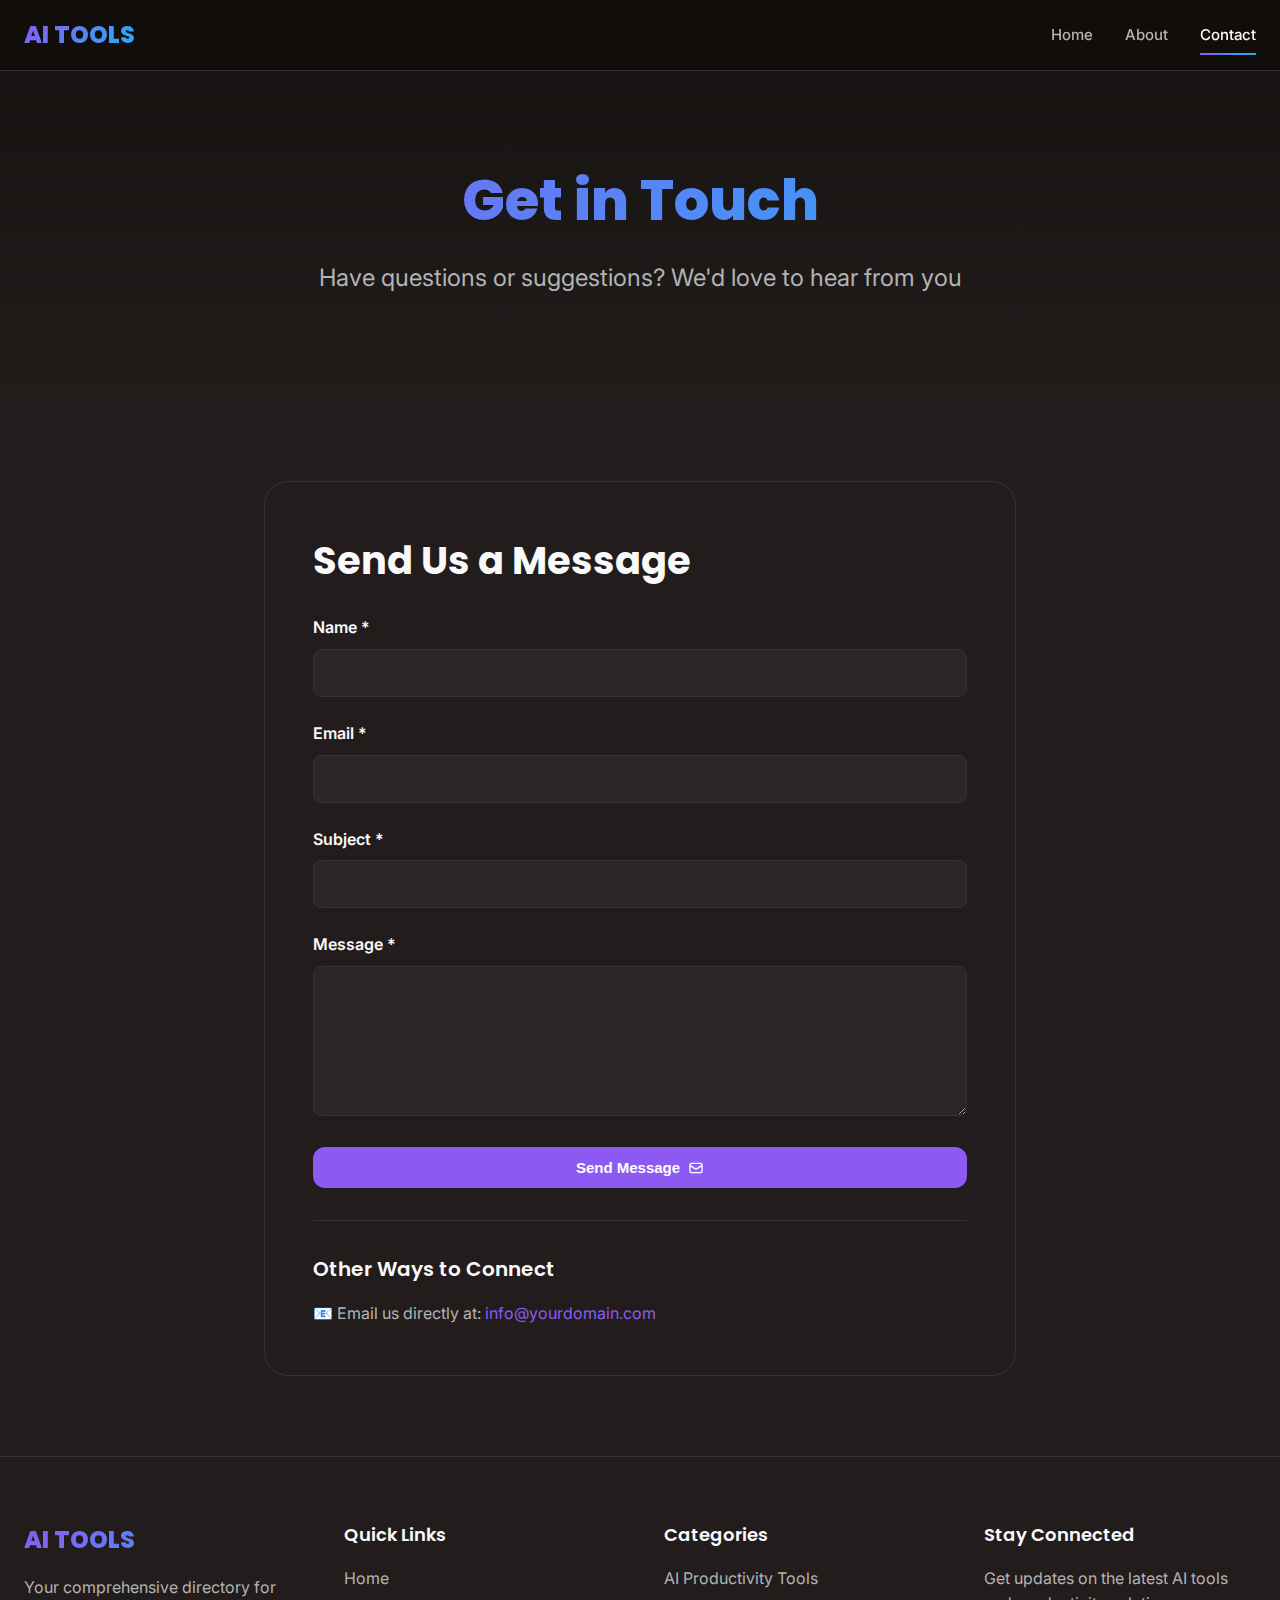
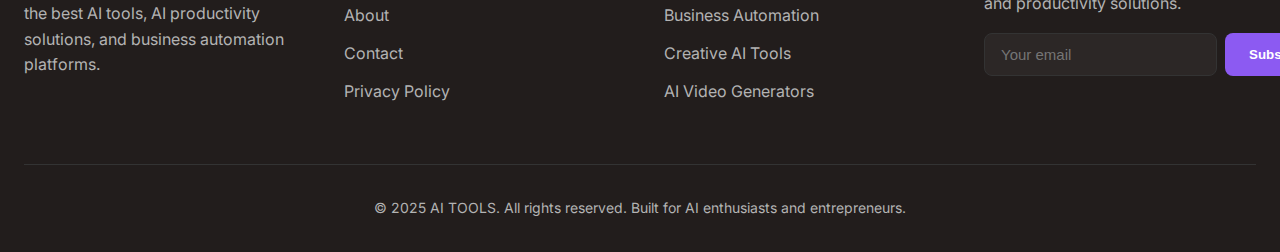
<file: ai-tools/ai tools/ai tools/contact.html>
<!DOCTYPE html>
<html lang="en">
<head>
    <meta charset="UTF-8">
    <meta name="viewport" content="width=device-width, initial-scale=1.0">
    
    <title>Contact AI TOOLS - Get in Touch</title>
    <meta name="description" content="Contact AI TOOLS for questions, suggestions, or partnership opportunities. We're here to help you find the best AI productivity tools and automation solutions.">
    <meta name="robots" content="index, follow">
    <link rel="canonical" href="https://yourdomain.com/contact.html">
    
    <!-- Favicon -->
    <link rel="icon" type="image/svg+xml" href="favicon.svg">
    
    <!-- Fonts -->
    <link rel="preconnect" href="https://fonts.googleapis.com">
    <link rel="preconnect" href="https://fonts.gstatic.com" crossorigin>
    <link href="https://fonts.googleapis.com/css2?family=Inter:wght@400;500;600;700&family=Poppins:wght@600;700;800&display=swap" rel="stylesheet">
    
    <!-- Styles -->
    <link rel="stylesheet" href="styles.css">
</head>
<body class="dark">
    <!-- Navigation -->
    <nav class="navbar">
        <div class="container nav-container">
            <a href="index.html" class="logo">
                <span class="gradient-text">AI TOOLS</span>
            </a>
            <div class="nav-links">
                <a href="index.html" class="nav-link">Home</a>
                <a href="about.html" class="nav-link">About</a>
                <a href="contact.html" class="nav-link active">Contact</a>
            </div>
            <button class="mobile-menu-toggle" aria-label="Toggle menu">
                <span></span>
                <span></span>
                <span></span>
            </button>
        </div>
    </nav>

    <!-- Mobile Menu -->
    <div class="mobile-menu">
        <a href="index.html" class="mobile-nav-link">Home</a>
        <a href="about.html" class="mobile-nav-link">About</a>
        <a href="contact.html" class="mobile-nav-link">Contact</a>
    </div>

    <!-- Contact Hero -->
    <section class="hero">
        <div class="container">
            <h1 class="hero-title gradient-text">Get in Touch</h1>
            <p class="hero-subtitle">Have questions or suggestions? We'd love to hear from you</p>
        </div>
    </section>

    <!-- Contact Content -->
    <section class="benefits-section">
        <div class="container" style="max-width: 800px;">
            <div style="background-color: var(--bg-secondary); padding: 3rem; border-radius: var(--radius-2xl); border: 1px solid var(--border-default);">
                <h2 class="section-title" style="text-align: left; margin-bottom: 1.5rem;">Send Us a Message</h2>
                
                <form id="contactForm" style="display: flex; flex-direction: column; gap: 1.5rem;">
                    <div>
                        <label for="name" style="display: block; font-weight: 600; margin-bottom: 0.5rem; color: var(--text-primary);">Name *</label>
                        <input 
                            type="text" 
                            id="name" 
                            name="name" 
                            required
                            style="width: 100%; padding: 0.875rem 1rem; background-color: var(--bg-tertiary); border: 1px solid var(--border-default); border-radius: var(--radius-md); color: var(--text-primary); font-size: 1rem;"
                        >
                    </div>
                    
                    <div>
                        <label for="email" style="display: block; font-weight: 600; margin-bottom: 0.5rem; color: var(--text-primary);">Email *</label>
                        <input 
                            type="email" 
                            id="email" 
                            name="email" 
                            required
                            style="width: 100%; padding: 0.875rem 1rem; background-color: var(--bg-tertiary); border: 1px solid var(--border-default); border-radius: var(--radius-md); color: var(--text-primary); font-size: 1rem;"
                        >
                    </div>
                    
                    <div>
                        <label for="subject" style="display: block; font-weight: 600; margin-bottom: 0.5rem; color: var(--text-primary);">Subject *</label>
                        <input 
                            type="text" 
                            id="subject" 
                            name="subject" 
                            required
                            style="width: 100%; padding: 0.875rem 1rem; background-color: var(--bg-tertiary); border: 1px solid var(--border-default); border-radius: var(--radius-md); color: var(--text-primary); font-size: 1rem;"
                        >
                    </div>
                    
                    <div>
                        <label for="message" style="display: block; font-weight: 600; margin-bottom: 0.5rem; color: var(--text-primary);">Message *</label>
                        <textarea 
                            id="message" 
                            name="message" 
                            rows="6" 
                            required
                            style="width: 100%; padding: 0.875rem 1rem; background-color: var(--bg-tertiary); border: 1px solid var(--border-default); border-radius: var(--radius-md); color: var(--text-primary); font-size: 1rem; resize: vertical; font-family: var(--font-body);"
                        ></textarea>
                    </div>
                    
                    <button 
                        type="submit" 
                        class="promo-btn promo-btn-primary"
                        style="width: 100%; display: inline-flex; justify-content: center; align-items: center; gap: 0.5rem;"
                    >
                        Send Message
                        <svg width="16" height="16" fill="none" stroke="currentColor" viewBox="0 0 24 24">
                            <path stroke-linecap="round" stroke-linejoin="round" stroke-width="2" d="M3 8l7.89 5.26a2 2 0 002.22 0L21 8M5 19h14a2 2 0 002-2V7a2 2 0 00-2-2H5a2 2 0 00-2 2v10a2 2 0 002 2z"></path>
                        </svg>
                    </button>
                </form>
                
                <div style="margin-top: 2rem; padding-top: 2rem; border-top: 1px solid var(--border-default);">
                    <h3 style="font-family: var(--font-display); font-size: 1.25rem; font-weight: 600; margin-bottom: 1rem;">Other Ways to Connect</h3>
                    <p style="color: var(--text-secondary); line-height: 1.6;">
                        📧 Email us directly at: <a href="mailto:info@yourdomain.com" style="color: var(--color-purple); text-decoration: none;">info@yourdomain.com</a>
                    </p>
                </div>
            </div>
        </div>
    </section>

    <!-- Footer -->
    <footer class="footer">
        <div class="container">
            <div class="footer-grid">
                <div class="footer-col">
                    <h3 class="footer-title gradient-text">AI TOOLS</h3>
                    <p class="footer-description">Your comprehensive directory for the best AI tools, AI productivity solutions, and business automation platforms.</p>
                </div>
                <div class="footer-col">
                    <h4 class="footer-heading">Quick Links</h4>
                    <ul class="footer-links">
                        <li><a href="index.html">Home</a></li>
                        <li><a href="about.html">About</a></li>
                        <li><a href="contact.html">Contact</a></li>
                        <li><a href="privacy.html">Privacy Policy</a></li>
                    </ul>
                </div>
                <div class="footer-col">
                    <h4 class="footer-heading">Categories</h4>
                    <ul class="footer-links">
                        <li><a href="index.html#productivity">AI Productivity Tools</a></li>
                        <li><a href="index.html#automation">Business Automation</a></li>
                        <li><a href="index.html#creativity">Creative AI Tools</a></li>
                        <li><a href="index.html#video">AI Video Generators</a></li>
                    </ul>
                </div>
                <div class="footer-col">
                    <h4 class="footer-heading">Stay Connected</h4>
                    <p class="footer-text">Get updates on the latest AI tools and productivity solutions.</p>
                    <form class="newsletter-form" id="newsletterForm">
                        <input type="email" placeholder="Your email" class="newsletter-input" required>
                        <button type="submit" class="newsletter-btn">Subscribe</button>
                    </form>
                </div>
            </div>
            <div class="footer-bottom">
                <p>&copy; 2025 AI TOOLS. All rights reserved. Built for AI enthusiasts and entrepreneurs.</p>
            </div>
        </div>
    </footer>

    <script src="script.js"></script>
    <script>
        // Contact Form Handler
        document.getElementById('contactForm').addEventListener('submit', function(e) {
            e.preventDefault();
            
            const name = document.getElementById('name').value;
            const email = document.getElementById('email').value;
            const subject = document.getElementById('subject').value;
            const message = document.getElementById('message').value;
            
            // Create mailto link
            const mailtoLink = `mailto:info@yourdomain.com?subject=${encodeURIComponent(subject)}&body=${encodeURIComponent(`Name: ${name}\nEmail: ${email}\n\nMessage:\n${message}`)}`;
            
            // Open email client
            window.location.href = mailtoLink;
            
            // Show confirmation
            alert('Opening your email client... If it doesn\'t open automatically, please email us at info@yourdomain.com');
            
            // Reset form
            this.reset();
        });
    </script>
</body>
</html>
</file>
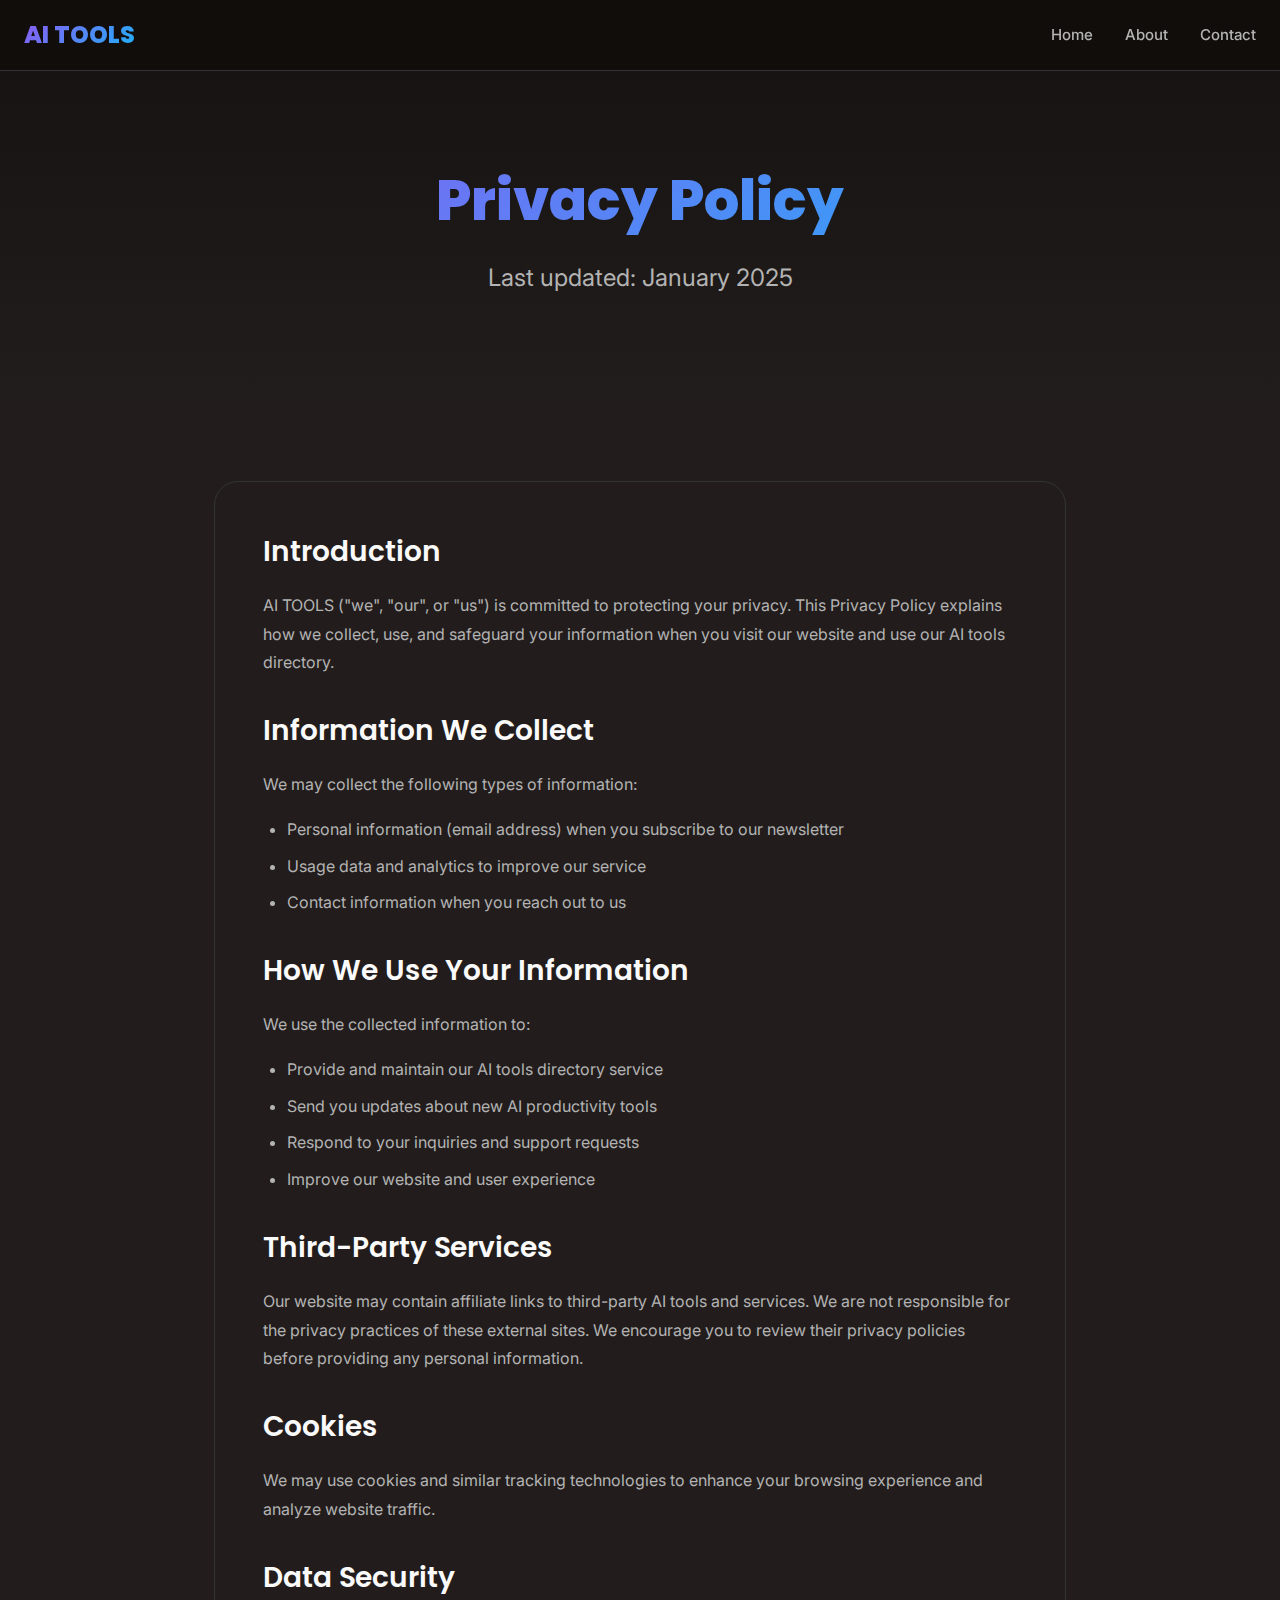
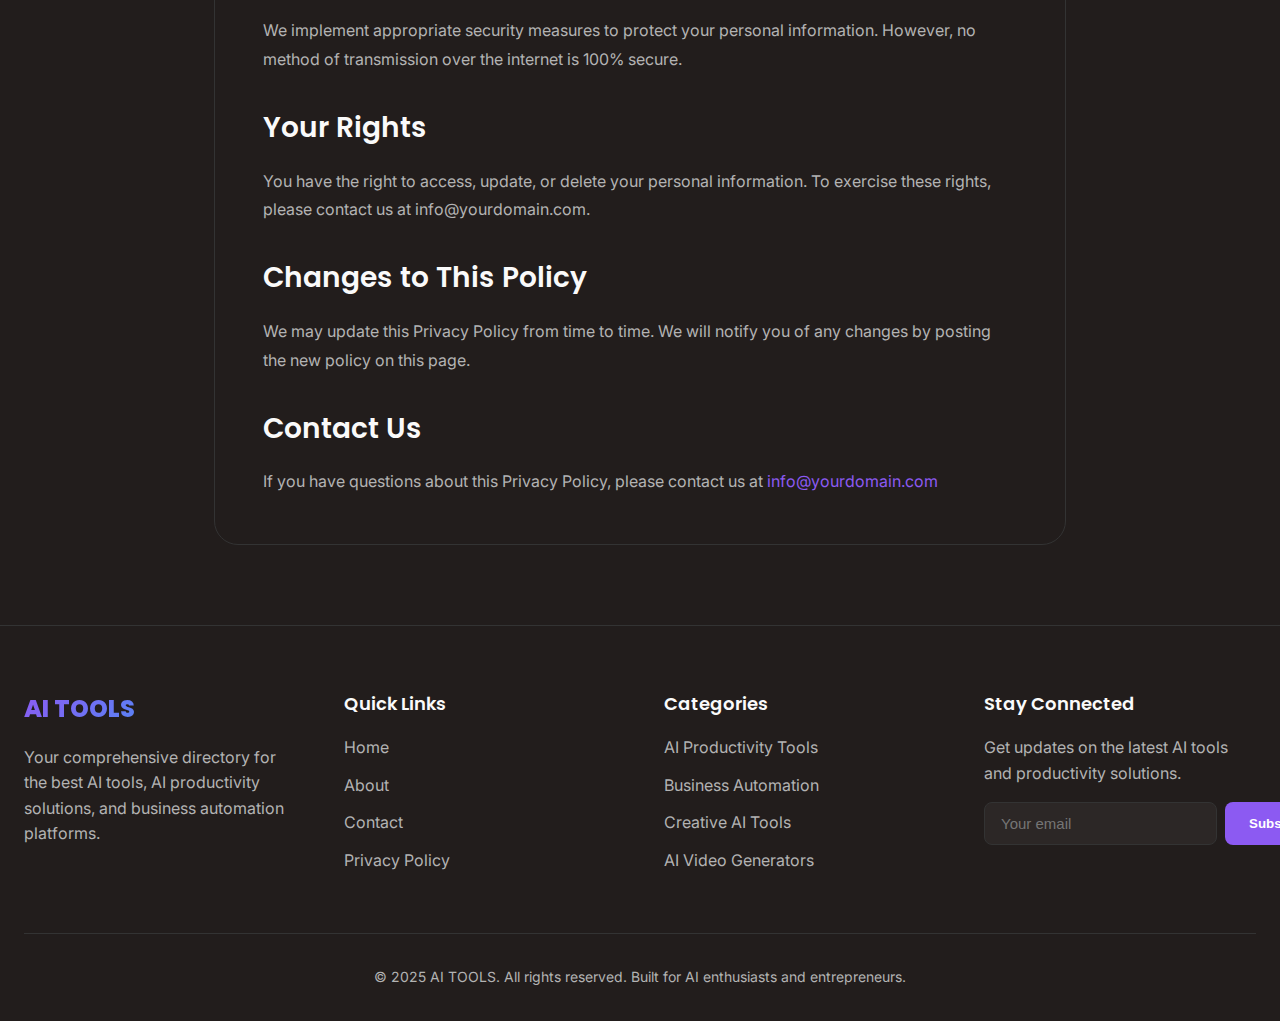
<file: ai-tools/ai tools/ai tools/privacy.html>
<!DOCTYPE html>
<html lang="en">
<head>
    <meta charset="UTF-8">
    <meta name="viewport" content="width=device-width, initial-scale=1.0">
    
    <title>Privacy Policy - AI TOOLS</title>
    <meta name="description" content="Privacy Policy for AI TOOLS - Learn how we protect your data while helping you discover the best AI productivity tools and business automation solutions.">
    <meta name="robots" content="index, follow">
    <link rel="canonical" href="https://yourdomain.com/privacy.html">
    
    <!-- Favicon -->
    <link rel="icon" type="image/svg+xml" href="favicon.svg">
    
    <!-- Fonts -->
    <link rel="preconnect" href="https://fonts.googleapis.com">
    <link rel="preconnect" href="https://fonts.gstatic.com" crossorigin>
    <link href="https://fonts.googleapis.com/css2?family=Inter:wght@400;500;600;700&family=Poppins:wght@600;700;800&display=swap" rel="stylesheet">
    
    <!-- Styles -->
    <link rel="stylesheet" href="styles.css">
</head>
<body class="dark">
    <!-- Navigation -->
    <nav class="navbar">
        <div class="container nav-container">
            <a href="index.html" class="logo">
                <span class="gradient-text">AI TOOLS</span>
            </a>
            <div class="nav-links">
                <a href="index.html" class="nav-link">Home</a>
                <a href="about.html" class="nav-link">About</a>
                <a href="contact.html" class="nav-link">Contact</a>
            </div>
            <button class="mobile-menu-toggle" aria-label="Toggle menu">
                <span></span>
                <span></span>
                <span></span>
            </button>
        </div>
    </nav>

    <!-- Mobile Menu -->
    <div class="mobile-menu">
        <a href="index.html" class="mobile-nav-link">Home</a>
        <a href="about.html" class="mobile-nav-link">About</a>
        <a href="contact.html" class="mobile-nav-link">Contact</a>
    </div>

    <!-- Privacy Hero -->
    <section class="hero">
        <div class="container">
            <h1 class="hero-title gradient-text">Privacy Policy</h1>
            <p class="hero-subtitle">Last updated: January 2025</p>
        </div>
    </section>

    <!-- Privacy Content -->
    <section class="benefits-section">
        <div class="container" style="max-width: 900px;">
            <div style="background-color: var(--bg-secondary); padding: 3rem; border-radius: var(--radius-2xl); border: 1px solid var(--border-default);">
                
                <h2 style="font-family: var(--font-display); font-size: 1.75rem; font-weight: 600; margin-bottom: 1rem;">Introduction</h2>
                <p style="color: var(--text-secondary); font-size: 1rem; line-height: 1.8; margin-bottom: 2rem;">
                    AI TOOLS ("we", "our", or "us") is committed to protecting your privacy. This Privacy Policy explains how we collect, use, and safeguard your information when you visit our website and use our AI tools directory.
                </p>

                <h2 style="font-family: var(--font-display); font-size: 1.75rem; font-weight: 600; margin-bottom: 1rem;">Information We Collect</h2>
                <p style="color: var(--text-secondary); font-size: 1rem; line-height: 1.8; margin-bottom: 1rem;">
                    We may collect the following types of information:
                </p>
                <ul style="color: var(--text-secondary); font-size: 1rem; line-height: 1.8; margin-bottom: 2rem; padding-left: 1.5rem;">
                    <li style="margin-bottom: 0.5rem;">Personal information (email address) when you subscribe to our newsletter</li>
                    <li style="margin-bottom: 0.5rem;">Usage data and analytics to improve our service</li>
                    <li style="margin-bottom: 0.5rem;">Contact information when you reach out to us</li>
                </ul>

                <h2 style="font-family: var(--font-display); font-size: 1.75rem; font-weight: 600; margin-bottom: 1rem;">How We Use Your Information</h2>
                <p style="color: var(--text-secondary); font-size: 1rem; line-height: 1.8; margin-bottom: 1rem;">
                    We use the collected information to:
                </p>
                <ul style="color: var(--text-secondary); font-size: 1rem; line-height: 1.8; margin-bottom: 2rem; padding-left: 1.5rem;">
                    <li style="margin-bottom: 0.5rem;">Provide and maintain our AI tools directory service</li>
                    <li style="margin-bottom: 0.5rem;">Send you updates about new AI productivity tools</li>
                    <li style="margin-bottom: 0.5rem;">Respond to your inquiries and support requests</li>
                    <li style="margin-bottom: 0.5rem;">Improve our website and user experience</li>
                </ul>

                <h2 style="font-family: var(--font-display); font-size: 1.75rem; font-weight: 600; margin-bottom: 1rem;">Third-Party Services</h2>
                <p style="color: var(--text-secondary); font-size: 1rem; line-height: 1.8; margin-bottom: 2rem;">
                    Our website may contain affiliate links to third-party AI tools and services. We are not responsible for the privacy practices of these external sites. We encourage you to review their privacy policies before providing any personal information.
                </p>

                <h2 style="font-family: var(--font-display); font-size: 1.75rem; font-weight: 600; margin-bottom: 1rem;">Cookies</h2>
                <p style="color: var(--text-secondary); font-size: 1rem; line-height: 1.8; margin-bottom: 2rem;">
                    We may use cookies and similar tracking technologies to enhance your browsing experience and analyze website traffic.
                </p>

                <h2 style="font-family: var(--font-display); font-size: 1.75rem; font-weight: 600; margin-bottom: 1rem;">Data Security</h2>
                <p style="color: var(--text-secondary); font-size: 1rem; line-height: 1.8; margin-bottom: 2rem;">
                    We implement appropriate security measures to protect your personal information. However, no method of transmission over the internet is 100% secure.
                </p>

                <h2 style="font-family: var(--font-display); font-size: 1.75rem; font-weight: 600; margin-bottom: 1rem;">Your Rights</h2>
                <p style="color: var(--text-secondary); font-size: 1rem; line-height: 1.8; margin-bottom: 2rem;">
                    You have the right to access, update, or delete your personal information. To exercise these rights, please contact us at info@yourdomain.com.
                </p>

                <h2 style="font-family: var(--font-display); font-size: 1.75rem; font-weight: 600; margin-bottom: 1rem;">Changes to This Policy</h2>
                <p style="color: var(--text-secondary); font-size: 1rem; line-height: 1.8; margin-bottom: 2rem;">
                    We may update this Privacy Policy from time to time. We will notify you of any changes by posting the new policy on this page.
                </p>

                <h2 style="font-family: var(--font-display); font-size: 1.75rem; font-weight: 600; margin-bottom: 1rem;">Contact Us</h2>
                <p style="color: var(--text-secondary); font-size: 1rem; line-height: 1.8;">
                    If you have questions about this Privacy Policy, please contact us at <a href="mailto:info@yourdomain.com" style="color: var(--color-purple); text-decoration: none;">info@yourdomain.com</a>
                </p>
            </div>
        </div>
    </section>

    <!-- Footer -->
    <footer class="footer">
        <div class="container">
            <div class="footer-grid">
                <div class="footer-col">
                    <h3 class="footer-title gradient-text">AI TOOLS</h3>
                    <p class="footer-description">Your comprehensive directory for the best AI tools, AI productivity solutions, and business automation platforms.</p>
                </div>
                <div class="footer-col">
                    <h4 class="footer-heading">Quick Links</h4>
                    <ul class="footer-links">
                        <li><a href="index.html">Home</a></li>
                        <li><a href="about.html">About</a></li>
                        <li><a href="contact.html">Contact</a></li>
                        <li><a href="privacy.html">Privacy Policy</a></li>
                    </ul>
                </div>
                <div class="footer-col">
                    <h4 class="footer-heading">Categories</h4>
                    <ul class="footer-links">
                        <li><a href="index.html#productivity">AI Productivity Tools</a></li>
                        <li><a href="index.html#automation">Business Automation</a></li>
                        <li><a href="index.html#creativity">Creative AI Tools</a></li>
                        <li><a href="index.html#video">AI Video Generators</a></li>
                    </ul>
                </div>
                <div class="footer-col">
                    <h4 class="footer-heading">Stay Connected</h4>
                    <p class="footer-text">Get updates on the latest AI tools and productivity solutions.</p>
                    <form class="newsletter-form" id="newsletterForm">
                        <input type="email" placeholder="Your email" class="newsletter-input" required>
                        <button type="submit" class="newsletter-btn">Subscribe</button>
                    </form>
                </div>
            </div>
            <div class="footer-bottom">
                <p>&copy; 2025 AI TOOLS. All rights reserved. Built for AI enthusiasts and entrepreneurs.</p>
            </div>
        </div>
    </footer>

    <script src="script.js"></script>
</body>
</html>
</file>
<file: ai-tools/ai tools/ai tools/styles.css>
/* CSS Reset & Base Styles */
* {
    margin: 0;
    padding: 0;
    box-sizing: border-box;
}

:root {
    /* Dark Theme Colors */
    --bg-primary: hsl(15, 12%, 8%);
    --bg-secondary: hsl(15, 10%, 12%);
    --bg-tertiary: hsl(15, 8%, 16%);
    --bg-elevated: hsl(15, 8%, 20%);
    
    /* Text Colors */
    --text-primary: hsl(0, 0%, 98%);
    --text-secondary: hsl(0, 0%, 70%);
    --text-tertiary: hsl(0, 0%, 50%);
    
    /* Brand Colors */
    --color-purple: hsl(260, 85%, 65%);
    --color-cyan: hsl(200, 95%, 55%);
    --color-green: hsl(140, 70%, 55%);
    --color-orange: hsl(35, 95%, 60%);
    --color-pink: hsl(320, 75%, 65%);
    --color-blue: hsl(220, 90%, 60%);
    
    /* Borders */
    --border-default: hsl(0, 0%, 20%);
    --border-hover: hsl(0, 0%, 30%);
    
    /* Spacing */
    --spacing-xs: 0.5rem;
    --spacing-sm: 1rem;
    --spacing-md: 1.5rem;
    --spacing-lg: 2rem;
    --spacing-xl: 3rem;
    --spacing-2xl: 4rem;
    
    /* Typography */
    --font-display: 'Poppins', 'Inter', system-ui, sans-serif;
    --font-body: 'Inter', system-ui, sans-serif;
    
    /* Border Radius */
    --radius-sm: 0.375rem;
    --radius-md: 0.5rem;
    --radius-lg: 0.75rem;
    --radius-xl: 1rem;
    --radius-2xl: 1.5rem;
    
    /* Transitions */
    --transition: all 0.2s ease-in-out;
}

/* Global Styles */
html {
    scroll-behavior: smooth;
}

body {
    font-family: var(--font-body);
    background-color: var(--bg-primary);
    color: var(--text-primary);
    line-height: 1.6;
    overflow-x: hidden;
}

.container {
    max-width: 1280px;
    margin: 0 auto;
    padding: 0 1.5rem;
}

/* Navigation */
.navbar {
    position: sticky;
    top: 0;
    z-index: 100;
    background-color: rgba(15, 12, 10, 0.8);
    backdrop-filter: blur(20px);
    border-bottom: 1px solid var(--border-default);
}

.nav-container {
    display: flex;
    align-items: center;
    justify-content: space-between;
    padding: 1rem 1.5rem;
}

.logo {
    font-family: var(--font-display);
    font-size: 1.5rem;
    font-weight: 800;
    text-decoration: none;
}

.gradient-text {
    background: linear-gradient(135deg, var(--color-purple), var(--color-cyan));
    -webkit-background-clip: text;
    -webkit-text-fill-color: transparent;
    background-clip: text;
}

.nav-links {
    display: flex;
    gap: 2rem;
    align-items: center;
}

.nav-link {
    color: var(--text-secondary);
    text-decoration: none;
    font-size: 0.9375rem;
    font-weight: 500;
    transition: var(--transition);
    position: relative;
}

.nav-link:hover,
.nav-link.active {
    color: var(--text-primary);
}

.nav-link.active::after {
    content: '';
    position: absolute;
    bottom: -0.5rem;
    left: 0;
    width: 100%;
    height: 2px;
    background: linear-gradient(135deg, var(--color-purple), var(--color-cyan));
}

.mobile-menu-toggle {
    display: none;
    flex-direction: column;
    gap: 0.25rem;
    background: none;
    border: none;
    cursor: pointer;
    padding: 0.5rem;
}

.mobile-menu-toggle span {
    width: 1.5rem;
    height: 2px;
    background-color: var(--text-primary);
    transition: var(--transition);
}

.mobile-menu {
    display: none;
    position: fixed;
    top: 4rem;
    left: 0;
    right: 0;
    background-color: var(--bg-secondary);
    border-bottom: 1px solid var(--border-default);
    padding: 1rem;
    z-index: 99;
}

.mobile-menu.active {
    display: block;
}

.mobile-nav-link {
    display: block;
    color: var(--text-secondary);
    text-decoration: none;
    padding: 0.75rem 1rem;
    transition: var(--transition);
}

.mobile-nav-link:hover {
    color: var(--text-primary);
    background-color: var(--bg-tertiary);
    border-radius: var(--radius-md);
}

/* Hero Section */
.hero {
    padding: 6rem 0 4rem;
    text-align: center;
    position: relative;
    background: linear-gradient(180deg, var(--bg-primary) 0%, var(--bg-secondary) 100%);
}

.hero-title {
    font-family: var(--font-display);
    font-size: clamp(2rem, 5vw, 3.5rem);
    font-weight: 800;
    line-height: 1.2;
    max-width: 1100px;
    margin: 0 auto 1.5rem;
}

.hero-subtitle {
    font-size: clamp(1.125rem, 2vw, 1.5rem);
    color: var(--text-secondary);
    max-width: 800px;
    margin: 0 auto 2.5rem;
}

.search-container {
    position: relative;
    max-width: 600px;
    margin: 0 auto;
}

.search-input {
    width: 100%;
    padding: 1rem 3rem 1rem 1.5rem;
    background-color: var(--bg-tertiary);
    border: 1px solid var(--border-default);
    border-radius: var(--radius-xl);
    color: var(--text-primary);
    font-size: 1rem;
    transition: var(--transition);
}

.search-input:focus {
    outline: none;
    border-color: var(--color-purple);
    box-shadow: 0 0 0 3px rgba(167, 139, 250, 0.1);
}

.search-icon {
    position: absolute;
    right: 1.25rem;
    top: 50%;
    transform: translateY(-50%);
    color: var(--text-secondary);
    pointer-events: none;
}

/* Promotional Section */
.promo-section {
    padding: 4rem 0;
}

.section-title {
    font-family: var(--font-display);
    font-size: clamp(1.75rem, 3vw, 2.5rem);
    font-weight: 700;
    text-align: center;
    margin-bottom: 3rem;
}

.promo-grid {
    display: grid;
    grid-template-columns: repeat(auto-fit, minmax(280px, 1fr));
    gap: 1.5rem;
}

.promo-card {
    background-color: var(--bg-secondary);
    border: 1px solid var(--border-default);
    border-radius: var(--radius-2xl);
    padding: 2rem;
    text-align: center;
    transition: var(--transition);
}

.promo-card:hover {
    transform: translateY(-4px);
    border-color: var(--border-hover);
    box-shadow: 0 20px 40px rgba(0, 0, 0, 0.3);
}

.promo-icon {
    font-size: 3rem;
    margin-bottom: 1rem;
}

.promo-title {
    font-family: var(--font-display);
    font-size: 1.25rem;
    font-weight: 600;
    margin-bottom: 0.75rem;
}

.promo-description {
    color: var(--text-secondary);
    font-size: 0.9375rem;
    margin-bottom: 1.5rem;
    line-height: 1.5;
}

.promo-btn {
    display: inline-flex;
    align-items: center;
    gap: 0.5rem;
    padding: 0.75rem 1.5rem;
    border-radius: var(--radius-lg);
    font-weight: 600;
    text-decoration: none;
    transition: var(--transition);
    border: none;
    cursor: pointer;
    font-size: 0.9375rem;
}

.promo-btn-primary {
    background-color: var(--color-purple);
    color: white;
}

.promo-btn-primary:hover {
    background-color: hsl(260, 85%, 60%);
    transform: translateY(-2px);
}

.promo-btn-success {
    background-color: var(--color-green);
    color: white;
}

.promo-btn-success:hover {
    background-color: hsl(140, 70%, 50%);
    transform: translateY(-2px);
}

.promo-btn-warning {
    background-color: var(--color-orange);
    color: white;
}

.promo-btn-warning:hover {
    background-color: hsl(35, 95%, 55%);
    transform: translateY(-2px);
}

/* Categories Section */
.categories-section {
    padding: 2rem 0 1rem;
}

.category-filter {
    display: flex;
    flex-wrap: wrap;
    gap: 0.75rem;
    justify-content: center;
}

.category-chip {
    padding: 0.625rem 1.25rem;
    background-color: var(--bg-tertiary);
    border: 1px solid var(--border-default);
    border-radius: 9999px;
    color: var(--text-secondary);
    font-size: 0.875rem;
    font-weight: 500;
    cursor: pointer;
    transition: var(--transition);
    white-space: nowrap;
}

.category-chip:hover,
.category-chip.active {
    background-color: var(--color-purple);
    color: white;
    border-color: var(--color-purple);
}

/* Tools Section */
.tools-section {
    padding: 3rem 0 5rem;
}

.tools-grid {
    display: grid;
    grid-template-columns: repeat(auto-fill, minmax(320px, 1fr));
    gap: 2rem;
}

.tool-card {
    background-color: var(--bg-secondary);
    border: 1px solid var(--border-default);
    border-radius: var(--radius-2xl);
    padding: 2rem;
    transition: var(--transition);
    display: flex;
    flex-direction: column;
}

.tool-card:hover {
    transform: translateY(-4px);
    border-color: var(--border-hover);
    box-shadow: 0 20px 40px rgba(0, 0, 0, 0.3);
}

.tool-logo {
    margin-bottom: 1.25rem;
}

.logo-placeholder {
    width: 64px;
    height: 64px;
    border-radius: var(--radius-lg);
    display: flex;
    align-items: center;
    justify-content: center;
    font-family: var(--font-display);
    font-weight: 700;
    font-size: 1.5rem;
    color: white;
}

.logo-purple { background: linear-gradient(135deg, var(--color-purple), hsl(280, 85%, 65%)); }
.logo-cyan { background: linear-gradient(135deg, var(--color-cyan), hsl(200, 95%, 65%)); }
.logo-green { background: linear-gradient(135deg, var(--color-green), hsl(140, 70%, 65%)); }
.logo-orange { background: linear-gradient(135deg, var(--color-orange), hsl(35, 95%, 70%)); }
.logo-pink { background: linear-gradient(135deg, var(--color-pink), hsl(320, 75%, 75%)); }
.logo-blue { background: linear-gradient(135deg, var(--color-blue), hsl(220, 90%, 70%)); }

.tool-name {
    font-family: var(--font-display);
    font-size: 1.5rem;
    font-weight: 600;
    margin-bottom: 0.5rem;
}

.tool-badge {
    display: inline-block;
    padding: 0.375rem 0.75rem;
    background-color: var(--bg-tertiary);
    color: var(--text-secondary);
    border-radius: 9999px;
    font-size: 0.75rem;
    font-weight: 500;
    text-transform: uppercase;
    letter-spacing: 0.05em;
    margin-bottom: 1rem;
}

.tool-description {
    color: var(--text-secondary);
    font-size: 0.9375rem;
    line-height: 1.6;
    margin-bottom: 1.5rem;
    flex-grow: 1;
}

.tool-btn {
    display: inline-block;
    width: 100%;
    padding: 0.75rem 1.5rem;
    background-color: var(--bg-elevated);
    color: var(--text-primary);
    border: 1px solid var(--border-default);
    border-radius: var(--radius-lg);
    text-decoration: none;
    text-align: center;
    font-weight: 600;
    transition: var(--transition);
}

.tool-btn:hover {
    background-color: var(--color-purple);
    border-color: var(--color-purple);
    transform: translateY(-2px);
}

/* Benefits Section */
.benefits-section {
    padding: 5rem 0;
    background-color: var(--bg-secondary);
}

.benefits-grid {
    display: grid;
    grid-template-columns: repeat(auto-fit, minmax(280px, 1fr));
    gap: 2rem;
}

.benefit-card {
    text-align: center;
    padding: 2rem;
}

.benefit-icon {
    font-size: 3rem;
    margin-bottom: 1rem;
}

.benefit-title {
    font-family: var(--font-display);
    font-size: 1.5rem;
    font-weight: 600;
    margin-bottom: 1rem;
}

.benefit-description {
    color: var(--text-secondary);
    line-height: 1.6;
}

/* Footer */
.footer {
    background-color: var(--bg-secondary);
    border-top: 1px solid var(--border-default);
    padding: 4rem 0 2rem;
}

.footer-grid {
    display: grid;
    grid-template-columns: repeat(auto-fit, minmax(250px, 1fr));
    gap: 3rem;
    margin-bottom: 3rem;
}

.footer-title {
    font-family: var(--font-display);
    font-size: 1.5rem;
    font-weight: 800;
    margin-bottom: 1rem;
}

.footer-description {
    color: var(--text-secondary);
    line-height: 1.6;
}

.footer-heading {
    font-family: var(--font-display);
    font-size: 1.125rem;
    font-weight: 600;
    margin-bottom: 1rem;
}

.footer-links {
    list-style: none;
}

.footer-links li {
    margin-bottom: 0.75rem;
}

.footer-links a {
    color: var(--text-secondary);
    text-decoration: none;
    transition: var(--transition);
}

.footer-links a:hover {
    color: var(--color-purple);
}

.footer-text {
    color: var(--text-secondary);
    margin-bottom: 1rem;
}

.newsletter-form {
    display: flex;
    gap: 0.5rem;
}

.newsletter-input {
    flex: 1;
    padding: 0.75rem 1rem;
    background-color: var(--bg-tertiary);
    border: 1px solid var(--border-default);
    border-radius: var(--radius-md);
    color: var(--text-primary);
    font-size: 0.9375rem;
}

.newsletter-input:focus {
    outline: none;
    border-color: var(--color-purple);
}

.newsletter-btn {
    padding: 0.75rem 1.5rem;
    background-color: var(--color-purple);
    color: white;
    border: none;
    border-radius: var(--radius-md);
    font-weight: 600;
    cursor: pointer;
    transition: var(--transition);
}

.newsletter-btn:hover {
    background-color: hsl(260, 85%, 60%);
}

.footer-bottom {
    text-align: center;
    padding-top: 2rem;
    border-top: 1px solid var(--border-default);
    color: var(--text-secondary);
    font-size: 0.875rem;
}

/* Responsive Design */
@media (max-width: 768px) {
    .nav-links {
        display: none;
    }
    
    .mobile-menu-toggle {
        display: flex;
    }
    
    .hero {
        padding: 4rem 0 3rem;
    }
    
    .promo-grid,
    .tools-grid {
        grid-template-columns: 1fr;
    }
    
    .benefits-grid {
        grid-template-columns: 1fr;
    }
    
    .footer-grid {
        grid-template-columns: 1fr;
        gap: 2rem;
    }
}

@media (max-width: 480px) {
    .hero-title {
        font-size: 1.75rem;
    }
    
    .hero-subtitle {
        font-size: 1rem;
    }
    
    .section-title {
        font-size: 1.5rem;
    }
}

/* Hidden Class for Filtering */
.hidden {
    display: none !important;
}
</file>
